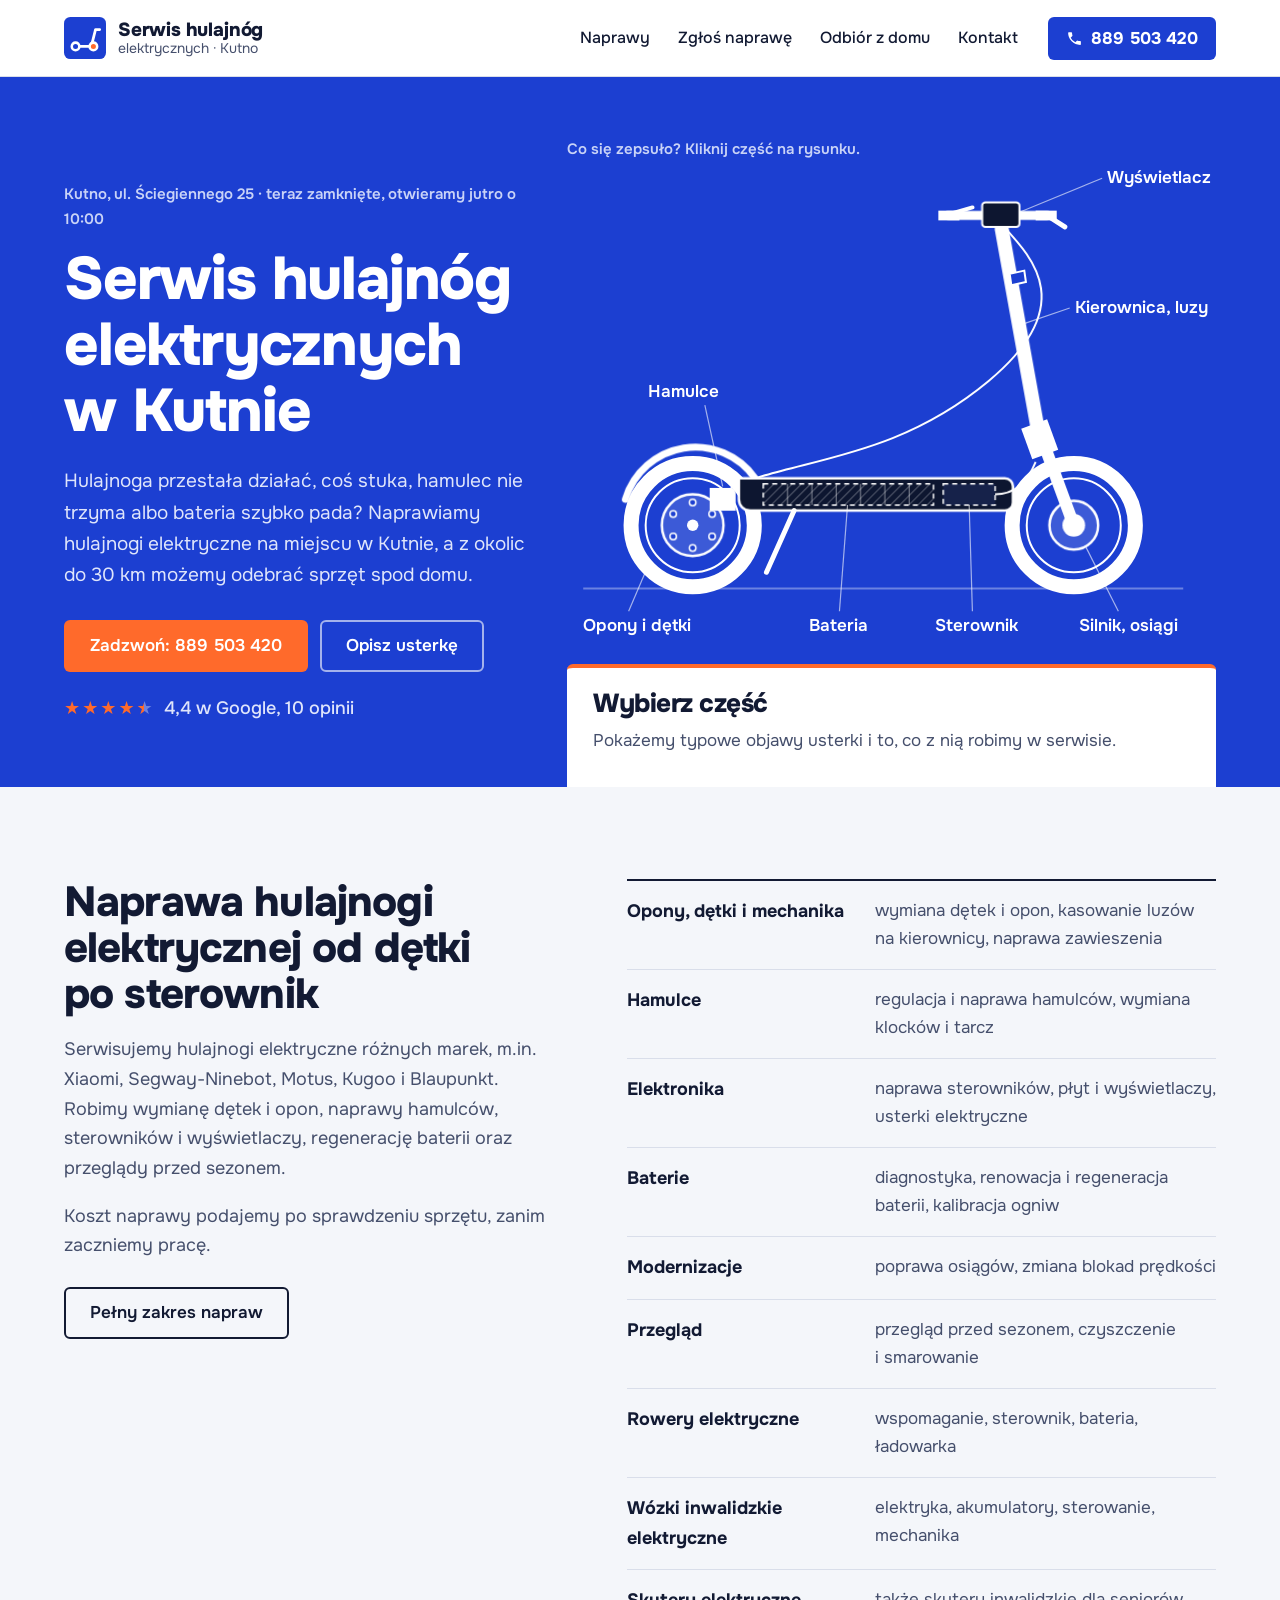
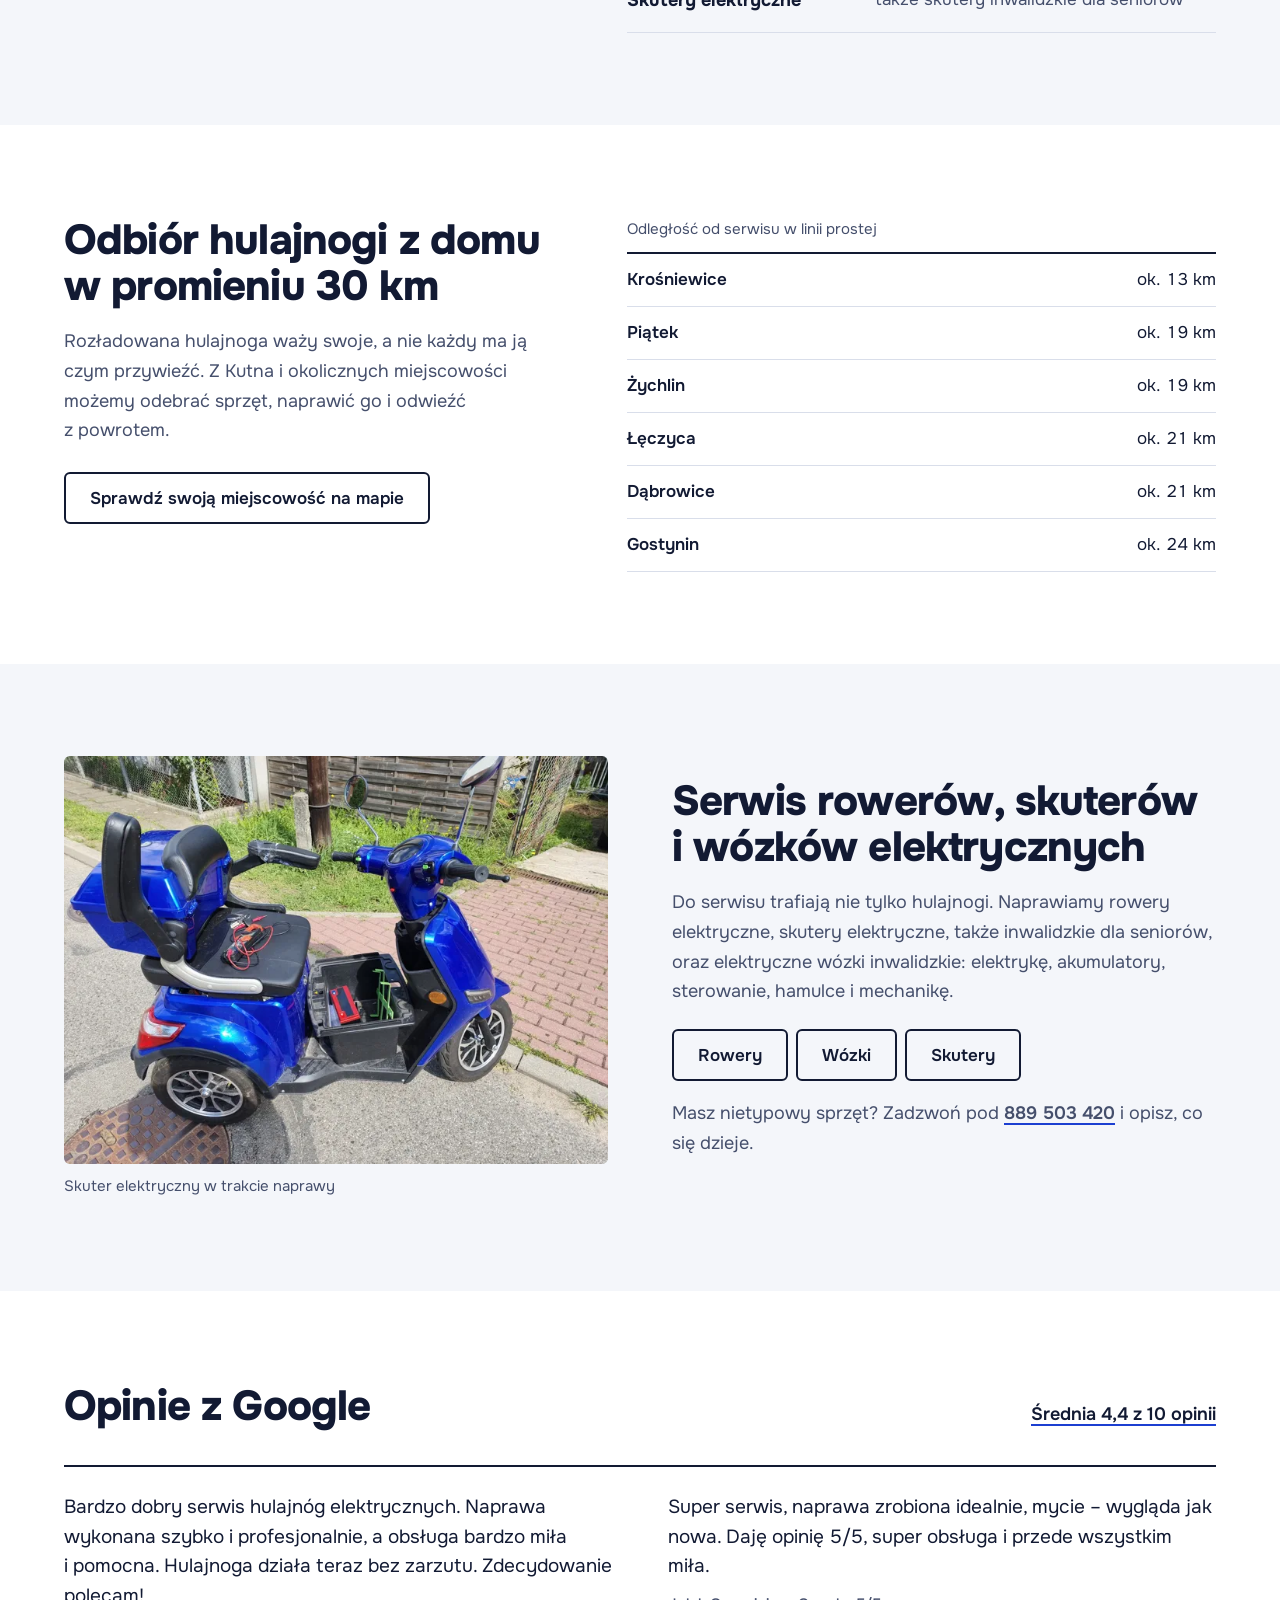
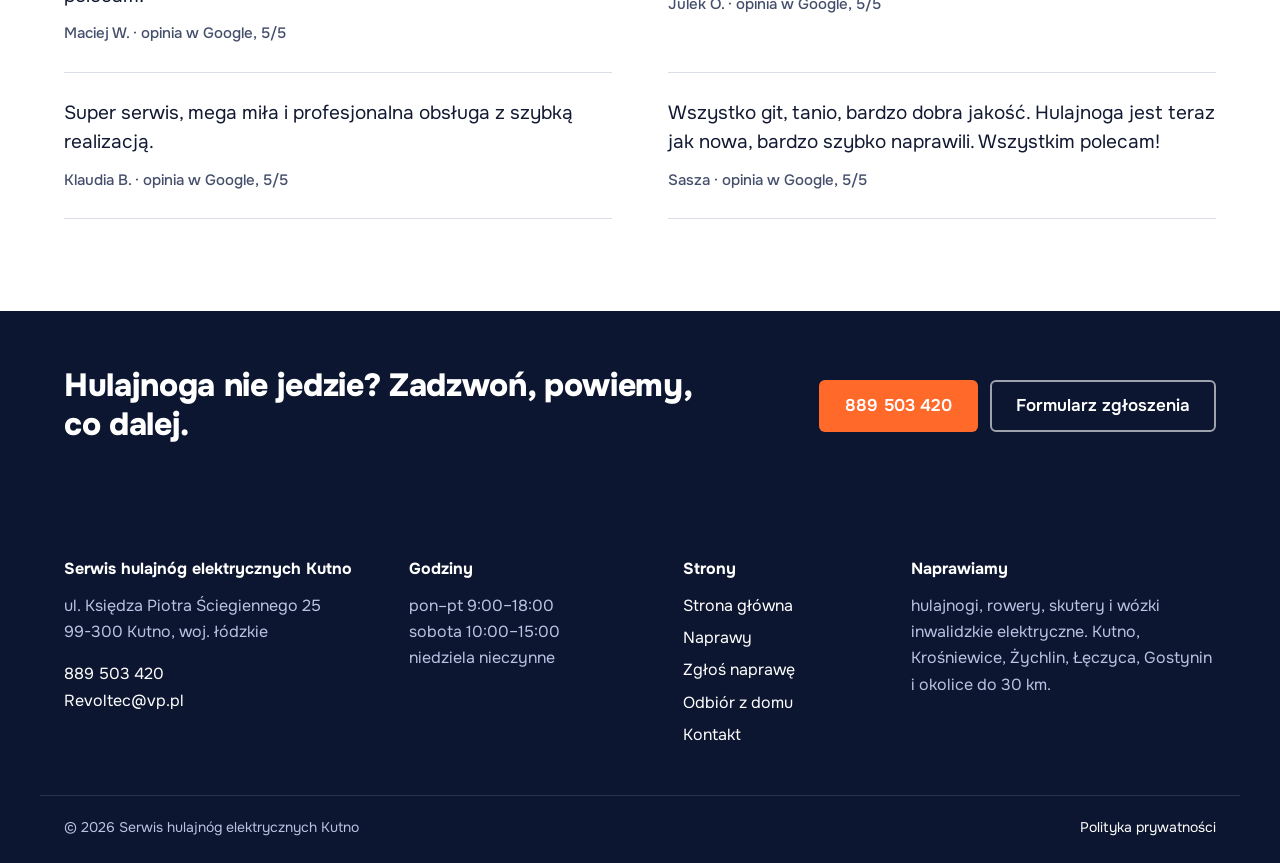
<file: index.html>
<!doctype html>
<html lang="pl">
<head>
<meta charset="utf-8">
<meta name="viewport" content="width=device-width,initial-scale=1">
<title>Serwis hulajnóg elektrycznych Kutno – naprawa hulajnogi | tel. 889 503 420</title>
<meta name="description" content="Serwis i naprawa hulajnóg elektrycznych w Kutnie: dętki i opony, hamulce, sterowniki, regeneracja baterii. Naprawiamy też rowery, skutery i wózki elektryczne. Odbiór z okolic do 30 km.">
<link rel="canonical" href="https://impulseo-pl.github.io/serwis-hulajnog-kutno/">
<meta property="og:type" content="website"><meta property="og:locale" content="pl_PL">
<meta property="og:site_name" content="Serwis hulajnóg elektrycznych Kutno">
<meta property="og:title" content="Serwis hulajnóg elektrycznych Kutno – naprawa hulajnogi | tel. 889 503 420"><meta property="og:description" content="Serwis i naprawa hulajnóg elektrycznych w Kutnie: dętki i opony, hamulce, sterowniki, regeneracja baterii. Naprawiamy też rowery, skutery i wózki elektryczne. Odbiór z okolic do 30 km.">
<meta property="og:url" content="https://impulseo-pl.github.io/serwis-hulajnog-kutno/"><meta property="og:image" content="https://impulseo-pl.github.io/serwis-hulajnog-kutno/img/skuter-1200.webp">
<meta name="theme-color" content="#1c3fd1">
<link rel="icon" href="favicon.svg" type="image/svg+xml">
<script>document.documentElement.classList.add('js')</script>
<link rel="preconnect" href="https://fonts.googleapis.com"><link rel="preconnect" href="https://fonts.gstatic.com" crossorigin>
<link href="https://fonts.googleapis.com/css2?family=Onest:wght@400;500;600;700;800&display=swap" rel="stylesheet">

<link rel="stylesheet" href="assets/styles.css">
<script type="application/ld+json">{"@context": "https://schema.org", "@graph": [{"@type": "AutoRepair", "@id": "https://impulseo-pl.github.io/serwis-hulajnog-kutno/#serwis", "name": "Serwis hulajnóg elektrycznych Kutno", "description": "Naprawa i serwis hulajnóg elektrycznych, rowerów elektrycznych, skuterów i wózków inwalidzkich elektrycznych w Kutnie. Wymiana dętek i opon, hamulce, naprawa sterowników i wyświetlaczy, regeneracja baterii, modernizacje. Odbiór sprzętu z Kutna i okolic do 30 km.", "url": "https://impulseo-pl.github.io/serwis-hulajnog-kutno/", "telephone": "+48889503420", "email": "Revoltec@vp.pl", "image": "https://impulseo-pl.github.io/serwis-hulajnog-kutno/img/skuter-1200.webp", "address": {"@type": "PostalAddress", "streetAddress": "ul. Księdza Piotra Ściegiennego 25", "postalCode": "99-300", "addressLocality": "Kutno", "addressRegion": "łódzkie", "addressCountry": "PL"}, "geo": {"@type": "GeoCoordinates", "latitude": 52.2236904, "longitude": 19.3550328}, "areaServed": [{"@type": "City", "name": "Kutno"}, {"@type": "City", "name": "Krośniewice"}, {"@type": "City", "name": "Żychlin"}, {"@type": "City", "name": "Łęczyca"}, {"@type": "City", "name": "Gostynin"}, {"@type": "City", "name": "Dąbrowice"}, {"@type": "City", "name": "Piątek"}, {"@type": "City", "name": "Strzelce"}, {"@type": "City", "name": "Oporów"}, {"@type": "City", "name": "Bedlno"}], "openingHoursSpecification": [{"@type": "OpeningHoursSpecification", "dayOfWeek": ["Monday", "Tuesday", "Wednesday", "Thursday", "Friday"], "opens": "09:00", "closes": "18:00"}, {"@type": "OpeningHoursSpecification", "dayOfWeek": "Saturday", "opens": "10:00", "closes": "15:00"}], "aggregateRating": {"@type": "AggregateRating", "ratingValue": "4.4", "reviewCount": "10", "bestRating": "5"}, "sameAs": ["https://www.google.com/maps/place/Naprawa+serwis+hulajnogi/@52.2236904,19.3550328,17z"]}]}</script>
</head>
<body data-base="">
<a class="skip" href="#tresc">Przejdź do&nbsp;treści</a>
<header class="top"><div class="wrap top-in">
  <a class="brand" href="./" aria-label="Serwis hulajnóg Kutno – strona główna"><svg class="brand-mark" viewBox="0 0 40 40" aria-hidden="true"><rect width="40" height="40" rx="6" fill="#1c3fd1"/><path d="M10 28h16l4-16h4" fill="none" stroke="#fff" stroke-width="2.6" stroke-linecap="round" stroke-linejoin="round"/><circle cx="11" cy="28" r="3.6" fill="#1c3fd1" stroke="#fff" stroke-width="2.4"/><circle cx="28" cy="28" r="3.6" fill="#ff6a2b" stroke="#fff" stroke-width="2.4"/></svg><span class="brand-t"><b>Serwis hulajnóg</b><span>elektrycznych · Kutno</span></span></a>
  <nav class="nav" aria-label="Menu główne"><a href="naprawy/">Naprawy</a><a href="zgloszenie/">Zgłoś naprawę</a><a href="odbior/">Odbiór z domu</a><a href="kontakt/">Kontakt</a></nav>
  <a class="top-tel" href="tel:+48889503420"><svg viewBox="0 0 24 24" aria-hidden="true"><path d="M6.6 10.8a15.1 15.1 0 0 0 6.6 6.6l2.2-2.2c.3-.3.7-.4 1-.2 1.1.4 2.3.6 3.6.6.6 0 1 .4 1 1V20c0 .6-.4 1-1 1A17 17 0 0 1 3 4c0-.6.4-1 1-1h3.5c.6 0 1 .4 1 1 0 1.3.2 2.5.6 3.6.1.3 0 .7-.2 1z"/></svg>889 503 420</a>
  <button class="burger" aria-label="Menu" aria-expanded="false" aria-controls="menu"><i></i><i></i></button>
</div>
<nav class="menu" id="menu" aria-label="Menu"><a href="" aria-current="page">Strona główna</a><a href="naprawy/">Naprawy</a><a href="zgloszenie/">Zgłoś naprawę</a><a href="odbior/">Odbiór z domu</a><a href="kontakt/">Kontakt</a><a class="menu-tel" href="tel:+48889503420">889 503 420</a></nav>
</header>
<main id="tresc">
<section class="hero"><div class="wrap hero-in">
  <div class="hero-txt">
    <p class="kicker light">Kutno, ul.&nbsp;Ściegiennego 25 · <span data-status>pon–pt 9–18, sob 10–15</span></p>
    <h1>Serwis hulajnóg elektrycznych w&nbsp;Kutnie</h1>
    <p class="lead">Hulajnoga przestała działać, coś stuka, hamulec nie trzyma albo bateria szybko pada? Naprawiamy hulajnogi elektryczne na&nbsp;miejscu w&nbsp;Kutnie, a&nbsp;z&nbsp;okolic do&nbsp;30&nbsp;km możemy odebrać sprzęt spod domu.</p>
    <div class="actions">
      <a class="btn hot" href="tel:+48889503420">Zadzwoń: 889 503 420</a>
      <a class="btn ghost" href="zgloszenie/">Opisz usterkę</a>
    </div>
    <p class="hero-g"><a href="https://www.google.com/maps/place/Naprawa+serwis+hulajnogi/@52.2236904,19.3550328,17z" target="_blank" rel="noopener"><span class="stars" aria-hidden="true">★★★★<i>★</i></span> 4,4 w&nbsp;Google, 10 opinii</a></p>
  </div>
  <div class="scooter-box">
    <p class="scooter-hint">Co się zepsuło? Kliknij część na&nbsp;rysunku.</p>
    <svg class="scooter" viewBox="20 30 800 600" role="group" aria-label="Rysunek hulajnogi – wybierz część">
      <defs>
        <pattern id="hatch" width="8" height="8" patternUnits="userSpaceOnUse" patternTransform="rotate(45)"><line x1="0" y1="0" x2="0" y2="8" stroke="#fff" stroke-width="1.4" opacity=".45"/></pattern>
      </defs>
      <!-- podłoże -->
      <line class="ground" x1="40" y1="556" x2="780" y2="556"/>

      <!-- tylne koło + hamulec tarczowy -->
      <g class="part" data-part="opony" tabindex="-1">
        <circle class="tyre" cx="175" cy="478" r="76"/>
        <circle class="tyre" cx="645" cy="478" r="76"/>
      </g>
      <g class="rim"><circle cx="175" cy="478" r="58"/><circle cx="645" cy="478" r="58"/></g>
      <g class="part" data-part="hamulce" tabindex="-1">
        <circle class="disc" cx="175" cy="478" r="38"/>
        <g class="disc-holes"><circle cx="175" cy="450" r="4"/><circle cx="199" cy="464" r="4"/><circle cx="199" cy="492" r="4"/><circle cx="175" cy="506" r="4"/><circle cx="151" cy="492" r="4"/><circle cx="151" cy="464" r="4"/></g>
        <path class="caliper" d="M196 432 h26 a6 6 0 0 1 6 6 v22 h-32z"/>
        <path class="cable" d="M222 432 C 300 395, 420 400, 540 300 S 585 140, 548 98"/>
        <path class="lever" d="M520 86 l-34 10"/>
      </g>
      <circle class="axle" cx="175" cy="478" r="7"/>

      <!-- silnik w przednim kole -->
      <g class="part" data-part="silnik" tabindex="-1">
        <circle class="hub" cx="645" cy="478" r="30"/>
        <circle class="hub-in" cx="645" cy="478" r="14"/>
      </g>

      <!-- błotnik tylny -->
      <path class="fender" d="M92 446 A 90 90 0 0 1 252 420"/>
      <!-- deck -->
      <path class="deck" d="M232 420 H560 a10 10 0 0 1 10 10 v20 a10 10 0 0 1 -10 10 H246 a14 14 0 0 1 -14 -14z"/>
      <!-- bateria w decku -->
      <g class="part" data-part="bateria" tabindex="-1">
        <rect class="cell-box" x="262" y="427" width="210" height="26" fill="url(#hatch)"/>
        <g class="cells"><line x1="292" y1="427" x2="292" y2="453"/><line x1="322" y1="427" x2="322" y2="453"/><line x1="352" y1="427" x2="352" y2="453"/><line x1="382" y1="427" x2="382" y2="453"/><line x1="412" y1="427" x2="412" y2="453"/><line x1="442" y1="427" x2="442" y2="453"/></g>
      </g>
      <!-- sterownik -->
      <g class="part" data-part="sterownik" tabindex="-1">
        <rect class="ctrl" x="484" y="427" width="64" height="26"/>
        <path class="wire" d="M548 440 C 575 440, 590 420, 598 400"/>
      </g>
      <!-- widelec + kolumna + mechanizm składania -->
      <path class="fork" d="M645 478 L 606 372"/>
      <g class="part" data-part="luzy" tabindex="-1">
        <rect class="fold" x="586" y="352" width="34" height="40" transform="rotate(-20 603 372)"/>
        <path class="stem" d="M600 356 L 556 112"/>
        <path class="bar" d="M490 96 H 612"/>
        <rect class="grip" x="478" y="90" width="26" height="12"/>
        <rect class="grip" x="598" y="90" width="26" height="12"/>
      </g>
      <!-- wyświetlacz -->
      <g class="part" data-part="wyswietlacz" tabindex="-1">
        <rect class="screen" x="532" y="80" width="46" height="30" rx="4"/>
        <path class="throttle" d="M612 96 l22 14"/>
      </g>
      <!-- lampka -->
      <path class="lamp" d="M566 168 l18 -4 l2 14 l-18 4z"/>
      <!-- nóżka -->
      <path class="kick" d="M300 460 l-34 76"/>

      <!-- opisy (desktop) -->
      <g class="callouts">
        <g class="co" data-part="wyswietlacz"><path d="M578 92 L 680 50"/><text x="686" y="56">Wyświetlacz</text></g>
        <g class="co" data-part="luzy"><path d="M582 230 L 640 210"/><text x="646" y="216">Kierownica, luzy</text></g>
        <g class="co" data-part="hamulce"><path d="M212 430 L 190 330"/><text x="120" y="320">Hamulce</text></g>
        <g class="co" data-part="opony"><path d="M120 528 L 96 584"/><text x="40" y="608">Opony i dętki</text></g>
        <g class="co" data-part="bateria"><path d="M366 453 L 356 584"/><text x="318" y="608">Bateria</text></g>
        <g class="co" data-part="sterownik"><path d="M516 453 L 520 584"/><text x="474" y="608">Sterownik</text></g>
        <g class="co" data-part="silnik"><path d="M660 505 L 700 584"/><text x="652" y="608">Silnik, osiągi</text></g>
      </g>
    </svg>
    <div class="parts-list" role="tablist" aria-label="Część hulajnogi">
      <button role="tab" data-part="opony">Opony i dętki</button><button role="tab" data-part="hamulce">Hamulce</button><button role="tab" data-part="bateria">Bateria</button><button role="tab" data-part="sterownik">Sterownik</button><button role="tab" data-part="wyswietlacz">Wyświetlacz</button><button role="tab" data-part="luzy">Kierownica, luzy</button><button role="tab" data-part="silnik">Silnik, osiągi</button>
    </div>
    <div class="part-card" aria-live="polite">
      <h2 class="pc-t">Wybierz część</h2>
      <p class="pc-o" hidden><b>Typowe objawy:</b> <span></span></p>
      <p class="pc-r"><span>Pokażemy typowe objawy usterki i&nbsp;to, co z&nbsp;nią robimy w&nbsp;serwisie.</span></p>
      <a class="pc-btn" href="zgloszenie/" hidden>Zgłoś tę usterkę</a>
    </div>
  </div>
</div></section>

<section class="sec"><div class="wrap split">
  <div class="split-l">
    <h2>Naprawa hulajnogi elektrycznej od&nbsp;dętki po&nbsp;sterownik</h2>
    <p>Serwisujemy hulajnogi elektryczne różnych marek, m.in. Xiaomi, Segway-Ninebot, Motus, Kugoo i&nbsp;Blaupunkt. Robimy wymianę dętek i&nbsp;opon, naprawy hamulców, sterowników i&nbsp;wyświetlaczy, regenerację baterii oraz przeglądy przed sezonem.</p>
    <p>Koszt naprawy podajemy po&nbsp;sprawdzeniu sprzętu, zanim zaczniemy pracę.</p>
    <p><a class="btn outline" href="naprawy/">Pełny zakres napraw</a></p>
  </div>
  <ul class="zakres"><li><a href="naprawy/#jezdny"><b>Opony, dętki i&nbsp;mechanika</b><span>wymiana dętek i&nbsp;opon, kasowanie luzów na&nbsp;kierownicy, naprawa zawieszenia</span></a></li><li><a href="naprawy/#hamulce"><b>Hamulce</b><span>regulacja i&nbsp;naprawa hamulców, wymiana klocków i&nbsp;tarcz</span></a></li><li><a href="naprawy/#elektronika"><b>Elektronika</b><span>naprawa sterowników, płyt i&nbsp;wyświetlaczy, usterki elektryczne</span></a></li><li><a href="naprawy/#baterie"><b>Baterie</b><span>diagnostyka, renowacja i&nbsp;regeneracja baterii, kalibracja ogniw</span></a></li><li><a href="naprawy/#tuning"><b>Modernizacje</b><span>poprawa osiągów, zmiana blokad prędkości</span></a></li><li><a href="naprawy/#przeglad"><b>Przegląd</b><span>przegląd przed sezonem, czyszczenie i&nbsp;smarowanie</span></a></li><li><a href="naprawy/#rowery"><b>Rowery elektryczne</b><span>wspomaganie, sterownik, bateria, ładowarka</span></a></li><li><a href="naprawy/#wozki"><b>Wózki inwalidzkie elektryczne</b><span>elektryka, akumulatory, sterowanie, mechanika</span></a></li><li><a href="naprawy/#skutery"><b>Skutery elektryczne</b><span>także skutery inwalidzkie dla seniorów</span></a></li></ul>
</div></section>

<section class="sec white"><div class="wrap split">
  <div class="split-l">
    <h2>Odbiór hulajnogi z&nbsp;domu w&nbsp;promieniu 30&nbsp;km</h2>
    <p>Rozładowana hulajnoga waży swoje, a&nbsp;nie każdy ma ją czym przywieźć. Z&nbsp;Kutna i&nbsp;okolicznych miejscowości możemy odebrać sprzęt, naprawić go i&nbsp;odwieźć z&nbsp;powrotem.</p>
    <p><a class="btn outline" href="odbior/">Sprawdź swoją miejscowość na&nbsp;mapie</a></p>
  </div>
  <div class="split-r">
    <table class="dist"><caption>Odległość od&nbsp;serwisu w&nbsp;linii prostej</caption><tr><th>Krośniewice</th><td>ok. 13&nbsp;km</td></tr><tr><th>Piątek</th><td>ok. 19&nbsp;km</td></tr><tr><th>Żychlin</th><td>ok. 19&nbsp;km</td></tr><tr><th>Łęczyca</th><td>ok. 21&nbsp;km</td></tr><tr><th>Dąbrowice</th><td>ok. 21&nbsp;km</td></tr><tr><th>Gostynin</th><td>ok. 24&nbsp;km</td></tr></table>
  </div>
</div></section>

<section class="sec"><div class="wrap pair">
  <figure class="pair-img"><img src="img/skuter-1200.webp" srcset="img/skuter-700.webp 700w, img/skuter-1200.webp 1200w" sizes="(max-width:860px) 100vw, 50vw" width="1200" height="900" alt="Naprawa skutera elektrycznego w Kutnie – otwarta komora akumulatorów" loading="lazy" decoding="async"><figcaption>Skuter elektryczny w&nbsp;trakcie naprawy</figcaption></figure>
  <div class="pair-txt">
    <h2>Serwis rowerów, skuterów i&nbsp;wózków elektrycznych</h2>
    <p>Do&nbsp;serwisu trafiają nie tylko hulajnogi. Naprawiamy rowery elektryczne, skutery elektryczne, także inwalidzkie dla seniorów, oraz elektryczne wózki inwalidzkie: elektrykę, akumulatory, sterowanie, hamulce i&nbsp;mechanikę.</p>
    <p><a class="btn outline" href="naprawy/#rowery">Rowery</a><a class="btn outline" href="naprawy/#wozki">Wózki</a><a class="btn outline" href="naprawy/#skutery">Skutery</a></p>
    <p>Masz nietypowy sprzęt? Zadzwoń pod&nbsp;<a class="u" href="tel:+48889503420">889 503 420</a> i&nbsp;opisz, co się dzieje.</p>
  </div>
</div></section>

<section class="sec white"><div class="wrap">
  <div class="head-row"><h2>Opinie z&nbsp;Google</h2><p><a class="u" href="https://www.google.com/maps/place/Naprawa+serwis+hulajnogi/@52.2236904,19.3550328,17z" target="_blank" rel="noopener">Średnia 4,4 z&nbsp;10 opinii</a></p></div>
  <div class="revs"><blockquote><p>Bardzo dobry serwis hulajnóg elektrycznych. Naprawa wykonana szybko i&nbsp;profesjonalnie, a&nbsp;obsługa bardzo miła i&nbsp;pomocna. Hulajnoga działa teraz bez zarzutu. Zdecydowanie polecam!</p><footer>Maciej W. · opinia w&nbsp;Google, 5/5</footer></blockquote><blockquote><p>Super serwis, naprawa zrobiona idealnie, mycie – wygląda jak nowa. Daję opinię 5/5, super obsługa i&nbsp;przede wszystkim miła.</p><footer>Julek O. · opinia w&nbsp;Google, 5/5</footer></blockquote><blockquote><p>Super serwis, mega miła i&nbsp;profesjonalna obsługa z&nbsp;szybką realizacją.</p><footer>Klaudia B. · opinia w&nbsp;Google, 5/5</footer></blockquote><blockquote><p>Wszystko git, tanio, bardzo dobra jakość. Hulajnoga jest teraz jak nowa, bardzo szybko naprawili. Wszystkim polecam!</p><footer>Sasza · opinia w&nbsp;Google, 5/5</footer></blockquote></div>
</div></section>

<section class="cta"><div class="wrap cta-in">
  <p class="cta-t">Hulajnoga nie jedzie? Zadzwoń, powiemy, co dalej.</p>
  <div class="actions"><a class="btn hot" href="tel:+48889503420">889 503 420</a><a class="btn ghost" href="zgloszenie/">Formularz zgłoszenia</a></div>
</div></section>
</main>
<footer class="foot"><div class="wrap foot-in">
  <div><p class="foot-b">Serwis hulajnóg elektrycznych Kutno</p><p>ul. Księdza Piotra Ściegiennego 25<br>99-300 Kutno, woj. łódzkie</p><p><a href="tel:+48889503420">889 503 420</a><br><a href="mailto:Revoltec@vp.pl">Revoltec@vp.pl</a></p></div>
  <div><p class="foot-b">Godziny</p><p>pon–pt 9:00–18:00<br>sobota 10:00–15:00<br>niedziela nieczynne</p></div>
  <div><p class="foot-b">Strony</p><ul><li><a href="">Strona główna</a></li><li><a href="naprawy/">Naprawy</a></li><li><a href="zgloszenie/">Zgłoś naprawę</a></li><li><a href="odbior/">Odbiór z domu</a></li><li><a href="kontakt/">Kontakt</a></li></ul></div>
  <div><p class="foot-b">Naprawiamy</p><p>hulajnogi, rowery, skutery i&nbsp;wózki inwalidzkie elektryczne. Kutno, Krośniewice, Żychlin, Łęczyca, Gostynin i&nbsp;okolice do&nbsp;30&nbsp;km.</p></div>
</div><div class="wrap foot-s"><p>© 2026 Serwis hulajnóg elektrycznych Kutno</p><p><a href="#">Polityka prywatności</a></p></div></footer>
<div class="mbar"><a href="tel:+48889503420">Zadzwoń</a><a href="sms:+48889503420">SMS</a><a href="zgloszenie/" class="m-sig">Zgłoś naprawę</a></div>
<script src="assets/app.js" defer></script>
<script src="assets/licznik.js" defer></script>
</body>
</html>
</file>
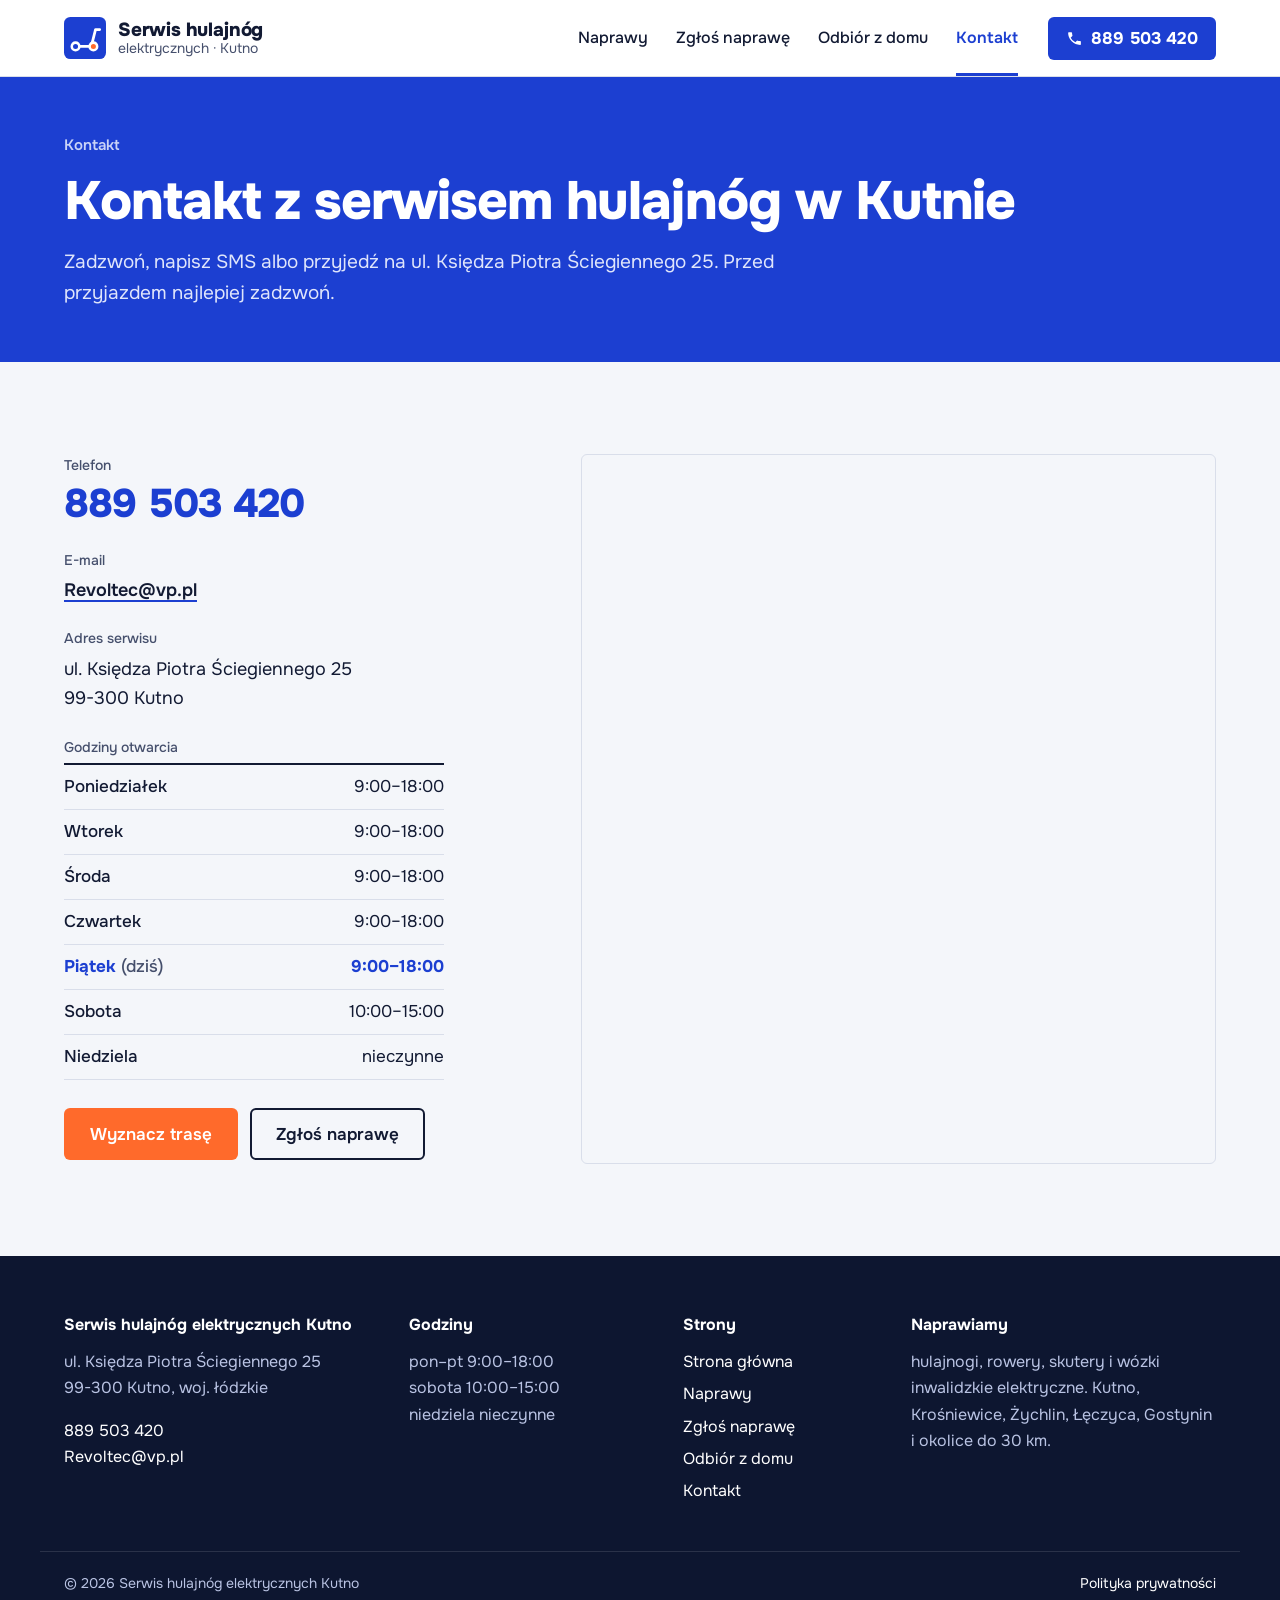
<file: kontakt/index.html>
<!doctype html>
<html lang="pl">
<head>
<meta charset="utf-8">
<meta name="viewport" content="width=device-width,initial-scale=1">
<title>Kontakt – serwis hulajnóg elektrycznych Kutno, ul. Ściegiennego 25</title>
<meta name="description" content="Serwis hulajnóg elektrycznych w Kutnie, ul. Księdza Piotra Ściegiennego 25. Tel. 889 503 420. Czynne pon–pt 9–18, sob 10–15. Mapa dojazdu.">
<link rel="canonical" href="https://impulseo-pl.github.io/serwis-hulajnog-kutno/kontakt/">
<meta property="og:type" content="website"><meta property="og:locale" content="pl_PL">
<meta property="og:site_name" content="Serwis hulajnóg elektrycznych Kutno">
<meta property="og:title" content="Kontakt – serwis hulajnóg elektrycznych Kutno, ul. Ściegiennego 25"><meta property="og:description" content="Serwis hulajnóg elektrycznych w Kutnie, ul. Księdza Piotra Ściegiennego 25. Tel. 889 503 420. Czynne pon–pt 9–18, sob 10–15. Mapa dojazdu.">
<meta property="og:url" content="https://impulseo-pl.github.io/serwis-hulajnog-kutno/kontakt/"><meta property="og:image" content="https://impulseo-pl.github.io/serwis-hulajnog-kutno/img/skuter-1200.webp">
<meta name="theme-color" content="#1c3fd1">
<link rel="icon" href="../favicon.svg" type="image/svg+xml">
<script>document.documentElement.classList.add('js')</script>
<link rel="preconnect" href="https://fonts.googleapis.com"><link rel="preconnect" href="https://fonts.gstatic.com" crossorigin>
<link href="https://fonts.googleapis.com/css2?family=Onest:wght@400;500;600;700;800&display=swap" rel="stylesheet">

<link rel="stylesheet" href="../assets/styles.css">
<script type="application/ld+json">{"@context": "https://schema.org", "@graph": [{"@type": "AutoRepair", "@id": "https://impulseo-pl.github.io/serwis-hulajnog-kutno/#serwis", "name": "Serwis hulajnóg elektrycznych Kutno", "description": "Naprawa i serwis hulajnóg elektrycznych, rowerów elektrycznych, skuterów i wózków inwalidzkich elektrycznych w Kutnie. Wymiana dętek i opon, hamulce, naprawa sterowników i wyświetlaczy, regeneracja baterii, modernizacje. Odbiór sprzętu z Kutna i okolic do 30 km.", "url": "https://impulseo-pl.github.io/serwis-hulajnog-kutno/", "telephone": "+48889503420", "email": "Revoltec@vp.pl", "image": "https://impulseo-pl.github.io/serwis-hulajnog-kutno/img/skuter-1200.webp", "address": {"@type": "PostalAddress", "streetAddress": "ul. Księdza Piotra Ściegiennego 25", "postalCode": "99-300", "addressLocality": "Kutno", "addressRegion": "łódzkie", "addressCountry": "PL"}, "geo": {"@type": "GeoCoordinates", "latitude": 52.2236904, "longitude": 19.3550328}, "areaServed": [{"@type": "City", "name": "Kutno"}, {"@type": "City", "name": "Krośniewice"}, {"@type": "City", "name": "Żychlin"}, {"@type": "City", "name": "Łęczyca"}, {"@type": "City", "name": "Gostynin"}, {"@type": "City", "name": "Dąbrowice"}, {"@type": "City", "name": "Piątek"}, {"@type": "City", "name": "Strzelce"}, {"@type": "City", "name": "Oporów"}, {"@type": "City", "name": "Bedlno"}], "openingHoursSpecification": [{"@type": "OpeningHoursSpecification", "dayOfWeek": ["Monday", "Tuesday", "Wednesday", "Thursday", "Friday"], "opens": "09:00", "closes": "18:00"}, {"@type": "OpeningHoursSpecification", "dayOfWeek": "Saturday", "opens": "10:00", "closes": "15:00"}], "aggregateRating": {"@type": "AggregateRating", "ratingValue": "4.4", "reviewCount": "10", "bestRating": "5"}, "sameAs": ["https://www.google.com/maps/place/Naprawa+serwis+hulajnogi/@52.2236904,19.3550328,17z"]}, {"@type": "BreadcrumbList", "itemListElement": [{"@type": "ListItem", "position": 1, "name": "Serwis hulajnóg Kutno", "item": "https://impulseo-pl.github.io/serwis-hulajnog-kutno/"}, {"@type": "ListItem", "position": 2, "name": "Kontakt", "item": "https://impulseo-pl.github.io/serwis-hulajnog-kutno/kontakt/"}]}]}</script>
</head>
<body data-base="../">
<a class="skip" href="#tresc">Przejdź do&nbsp;treści</a>
<header class="top"><div class="wrap top-in">
  <a class="brand" href="../" aria-label="Serwis hulajnóg Kutno – strona główna"><svg class="brand-mark" viewBox="0 0 40 40" aria-hidden="true"><rect width="40" height="40" rx="6" fill="#1c3fd1"/><path d="M10 28h16l4-16h4" fill="none" stroke="#fff" stroke-width="2.6" stroke-linecap="round" stroke-linejoin="round"/><circle cx="11" cy="28" r="3.6" fill="#1c3fd1" stroke="#fff" stroke-width="2.4"/><circle cx="28" cy="28" r="3.6" fill="#ff6a2b" stroke="#fff" stroke-width="2.4"/></svg><span class="brand-t"><b>Serwis hulajnóg</b><span>elektrycznych · Kutno</span></span></a>
  <nav class="nav" aria-label="Menu główne"><a href="../naprawy/">Naprawy</a><a href="../zgloszenie/">Zgłoś naprawę</a><a href="../odbior/">Odbiór z domu</a><a href="../kontakt/" aria-current="page">Kontakt</a></nav>
  <a class="top-tel" href="tel:+48889503420"><svg viewBox="0 0 24 24" aria-hidden="true"><path d="M6.6 10.8a15.1 15.1 0 0 0 6.6 6.6l2.2-2.2c.3-.3.7-.4 1-.2 1.1.4 2.3.6 3.6.6.6 0 1 .4 1 1V20c0 .6-.4 1-1 1A17 17 0 0 1 3 4c0-.6.4-1 1-1h3.5c.6 0 1 .4 1 1 0 1.3.2 2.5.6 3.6.1.3 0 .7-.2 1z"/></svg>889 503 420</a>
  <button class="burger" aria-label="Menu" aria-expanded="false" aria-controls="menu"><i></i><i></i></button>
</div>
<nav class="menu" id="menu" aria-label="Menu"><a href="../">Strona główna</a><a href="../naprawy/">Naprawy</a><a href="../zgloszenie/">Zgłoś naprawę</a><a href="../odbior/">Odbiór z domu</a><a href="../kontakt/" aria-current="page">Kontakt</a><a class="menu-tel" href="tel:+48889503420">889 503 420</a></nav>
</header>
<main id="tresc">
<section class="band"><div class="wrap band-in">
  <p class="kicker">Kontakt</p>
  <h1>Kontakt z&nbsp;serwisem hulajnóg w&nbsp;Kutnie</h1>
  <p class="band-lead">Zadzwoń, napisz SMS albo przyjedź na&nbsp;ul.&nbsp;Księdza Piotra Ściegiennego 25. Przed przyjazdem najlepiej zadzwoń.</p>
</div></section>
<section class="sec"><div class="wrap kontakt">
  <div class="k-txt">
    <p class="k-l">Telefon</p>
    <p class="k-tel"><a href="tel:+48889503420">889 503 420</a></p>
    <p class="k-l">E-mail</p>
    <p><a class="u" href="mailto:Revoltec@vp.pl">Revoltec@vp.pl</a></p>
    <p class="k-l">Adres serwisu</p>
    <p>ul. Księdza Piotra Ściegiennego 25<br>99-300 Kutno</p>
    <p class="k-l">Godziny otwarcia</p>
    <table class="hours"><tr data-d="1"><th>Poniedziałek</th><td>9:00–18:00</td></tr><tr data-d="2"><th>Wtorek</th><td>9:00–18:00</td></tr><tr data-d="3"><th>Środa</th><td>9:00–18:00</td></tr><tr data-d="4"><th>Czwartek</th><td>9:00–18:00</td></tr><tr data-d="5"><th>Piątek</th><td>9:00–18:00</td></tr><tr data-d="6"><th>Sobota</th><td>10:00–15:00</td></tr><tr data-d="0"><th>Niedziela</th><td>nieczynne</td></tr></table>
    <p class="actions"><a class="btn hot" href="https://www.google.com/maps/dir/?api=1&amp;destination=52.2236904,19.3550328" target="_blank" rel="noopener">Wyznacz trasę</a><a class="btn outline" href="../zgloszenie/">Zgłoś naprawę</a></p>
  </div>
  <div class="k-map"><iframe title="Mapa dojazdu do serwisu hulajnóg w Kutnie" src="https://maps.google.com/maps?q=52.2236904,19.3550328&amp;z=15&amp;output=embed" loading="lazy" referrerpolicy="no-referrer-when-downgrade"></iframe></div>
</div></section>
</main>
<footer class="foot"><div class="wrap foot-in">
  <div><p class="foot-b">Serwis hulajnóg elektrycznych Kutno</p><p>ul. Księdza Piotra Ściegiennego 25<br>99-300 Kutno, woj. łódzkie</p><p><a href="tel:+48889503420">889 503 420</a><br><a href="mailto:Revoltec@vp.pl">Revoltec@vp.pl</a></p></div>
  <div><p class="foot-b">Godziny</p><p>pon–pt 9:00–18:00<br>sobota 10:00–15:00<br>niedziela nieczynne</p></div>
  <div><p class="foot-b">Strony</p><ul><li><a href="../">Strona główna</a></li><li><a href="../naprawy/">Naprawy</a></li><li><a href="../zgloszenie/">Zgłoś naprawę</a></li><li><a href="../odbior/">Odbiór z domu</a></li><li><a href="../kontakt/">Kontakt</a></li></ul></div>
  <div><p class="foot-b">Naprawiamy</p><p>hulajnogi, rowery, skutery i&nbsp;wózki inwalidzkie elektryczne. Kutno, Krośniewice, Żychlin, Łęczyca, Gostynin i&nbsp;okolice do&nbsp;30&nbsp;km.</p></div>
</div><div class="wrap foot-s"><p>© 2026 Serwis hulajnóg elektrycznych Kutno</p><p><a href="#">Polityka prywatności</a></p></div></footer>
<div class="mbar"><a href="tel:+48889503420">Zadzwoń</a><a href="sms:+48889503420">SMS</a><a href="../zgloszenie/" class="m-sig">Zgłoś naprawę</a></div>
<script src="../assets/app.js" defer></script>
<script src="../assets/licznik.js" defer></script>
</body>
</html>
</file>
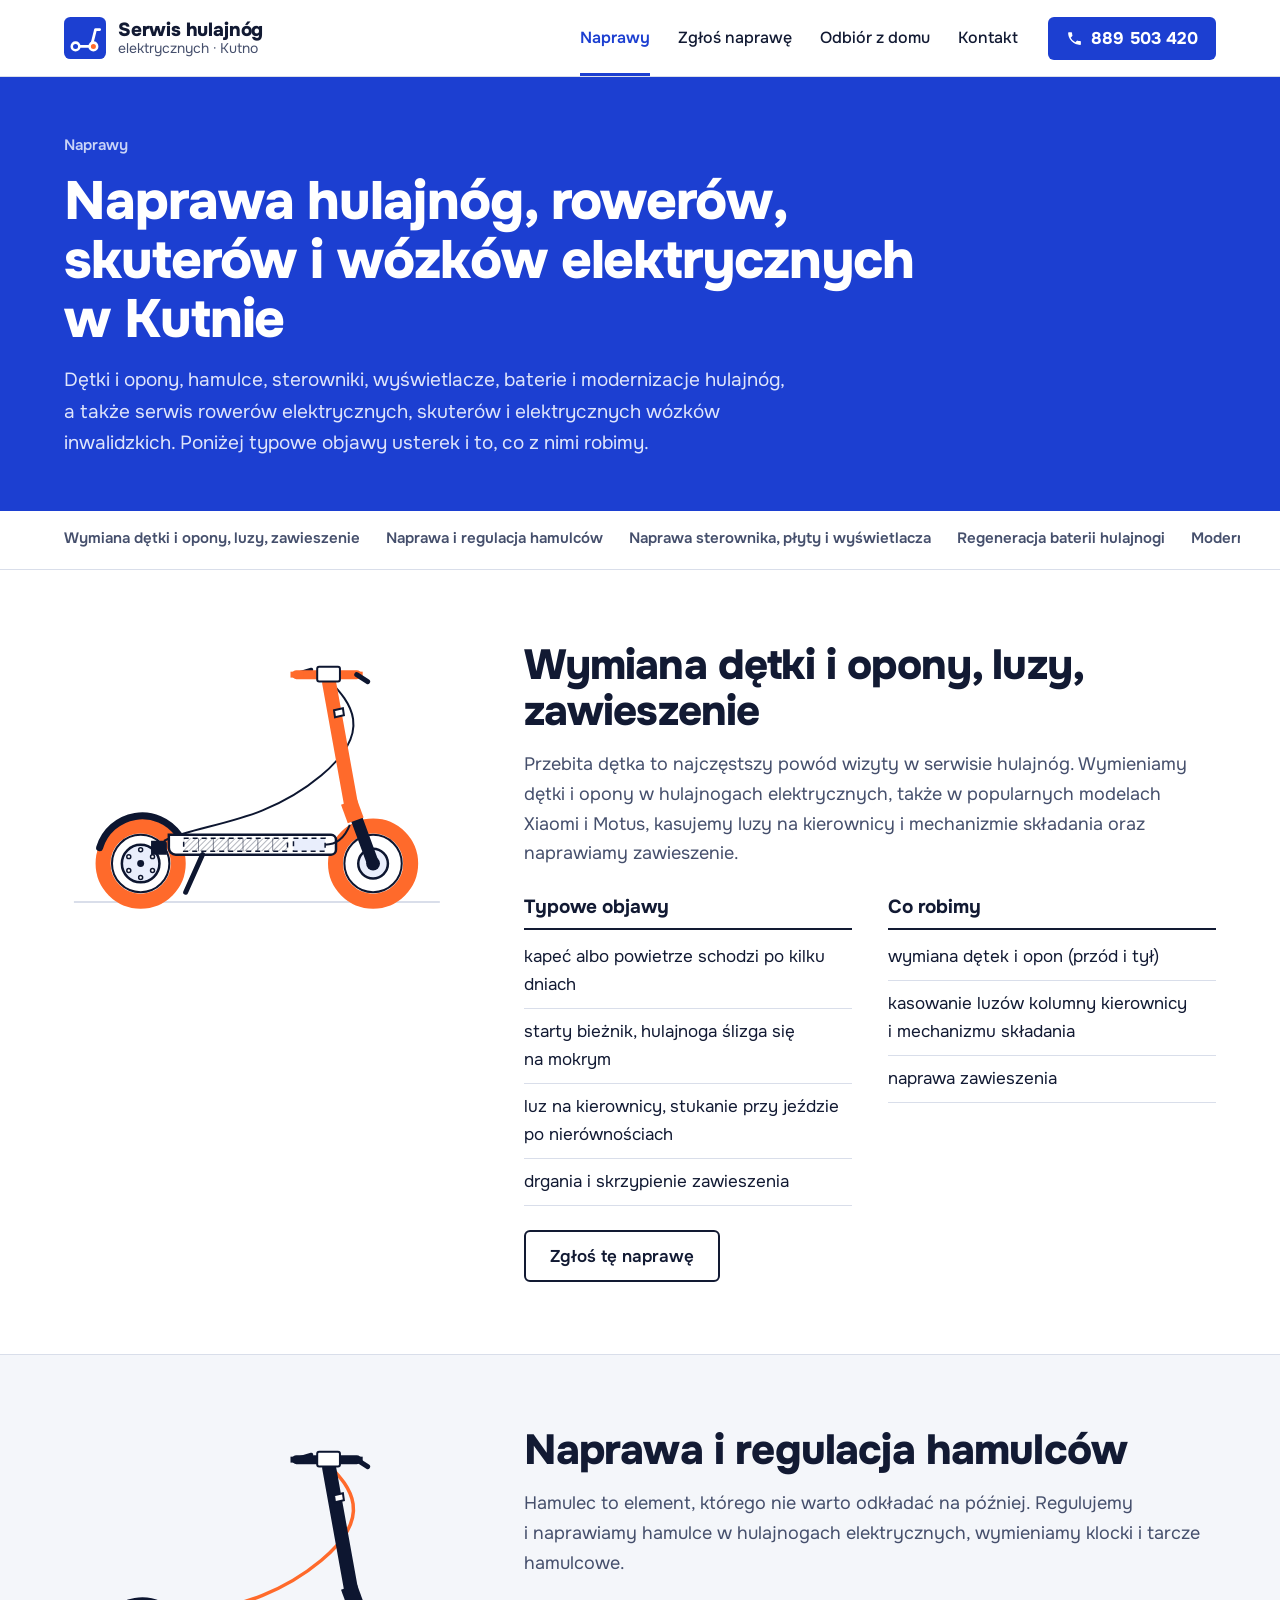
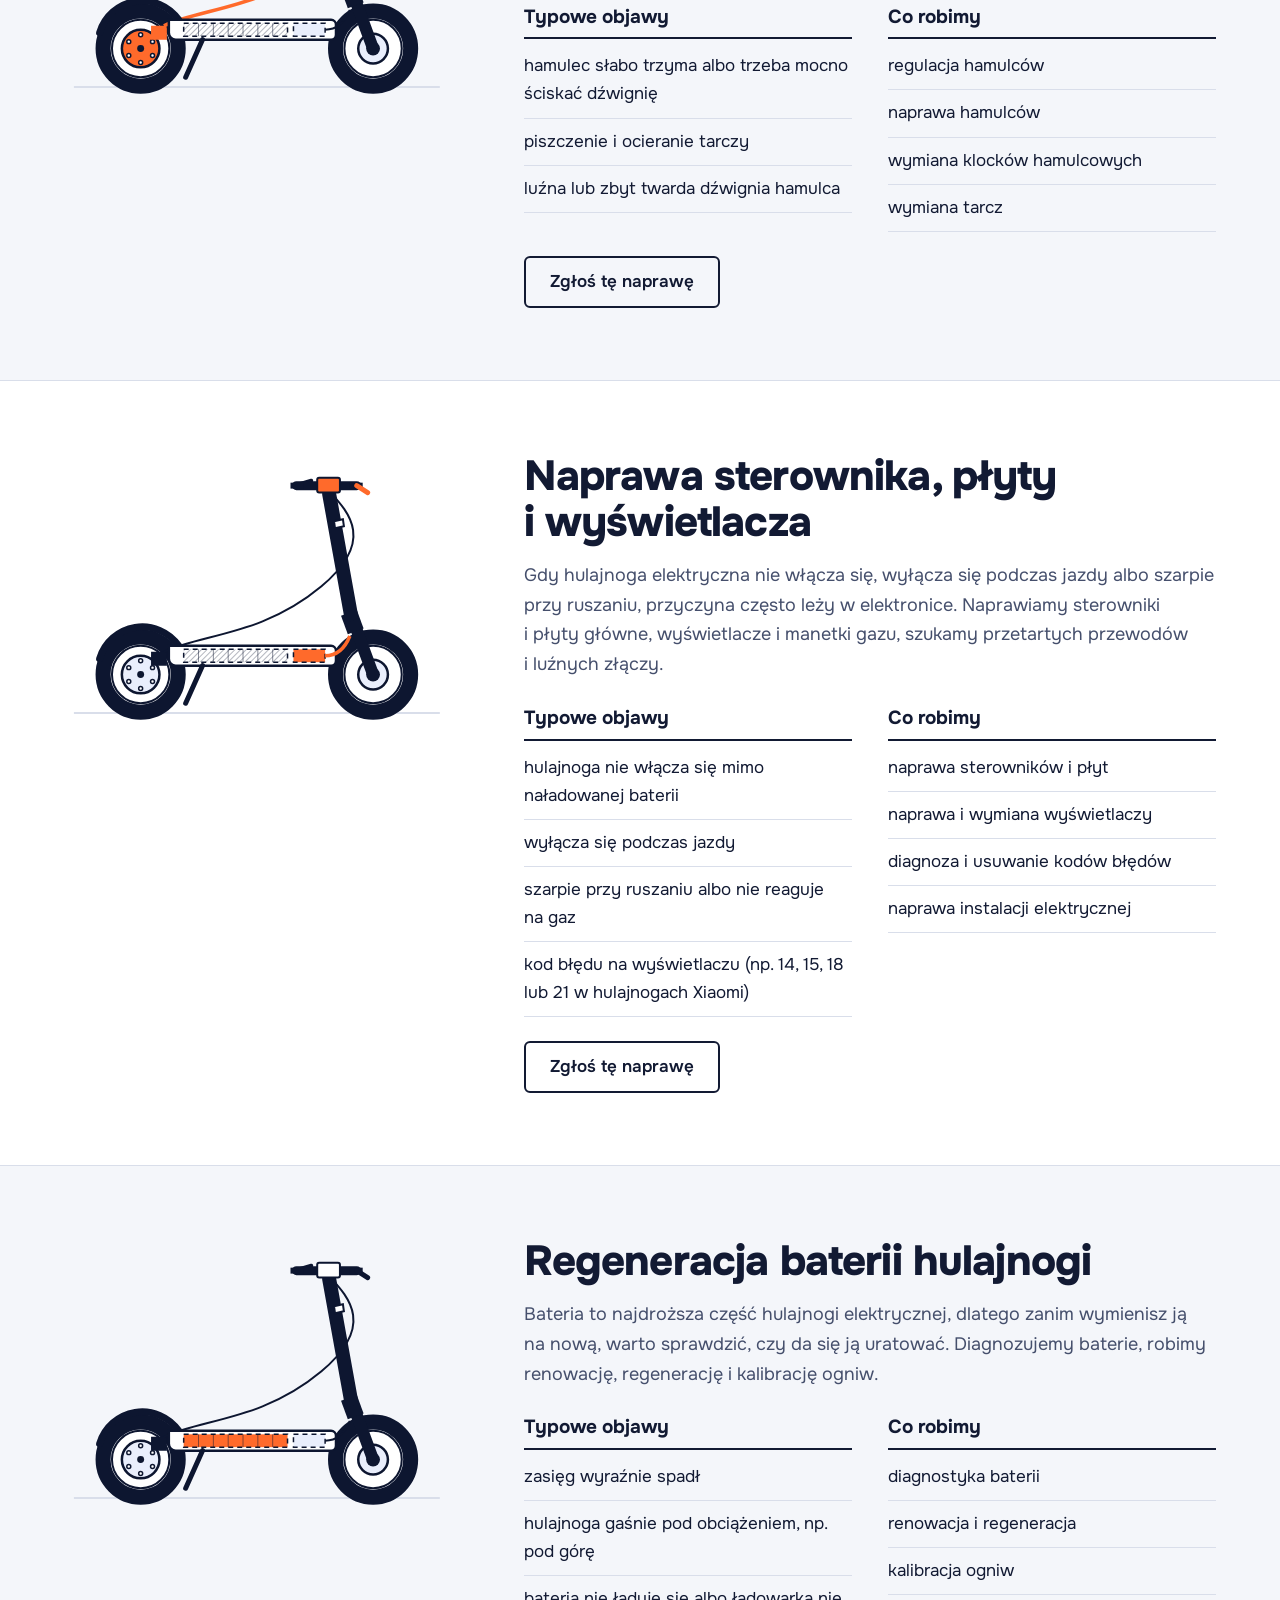
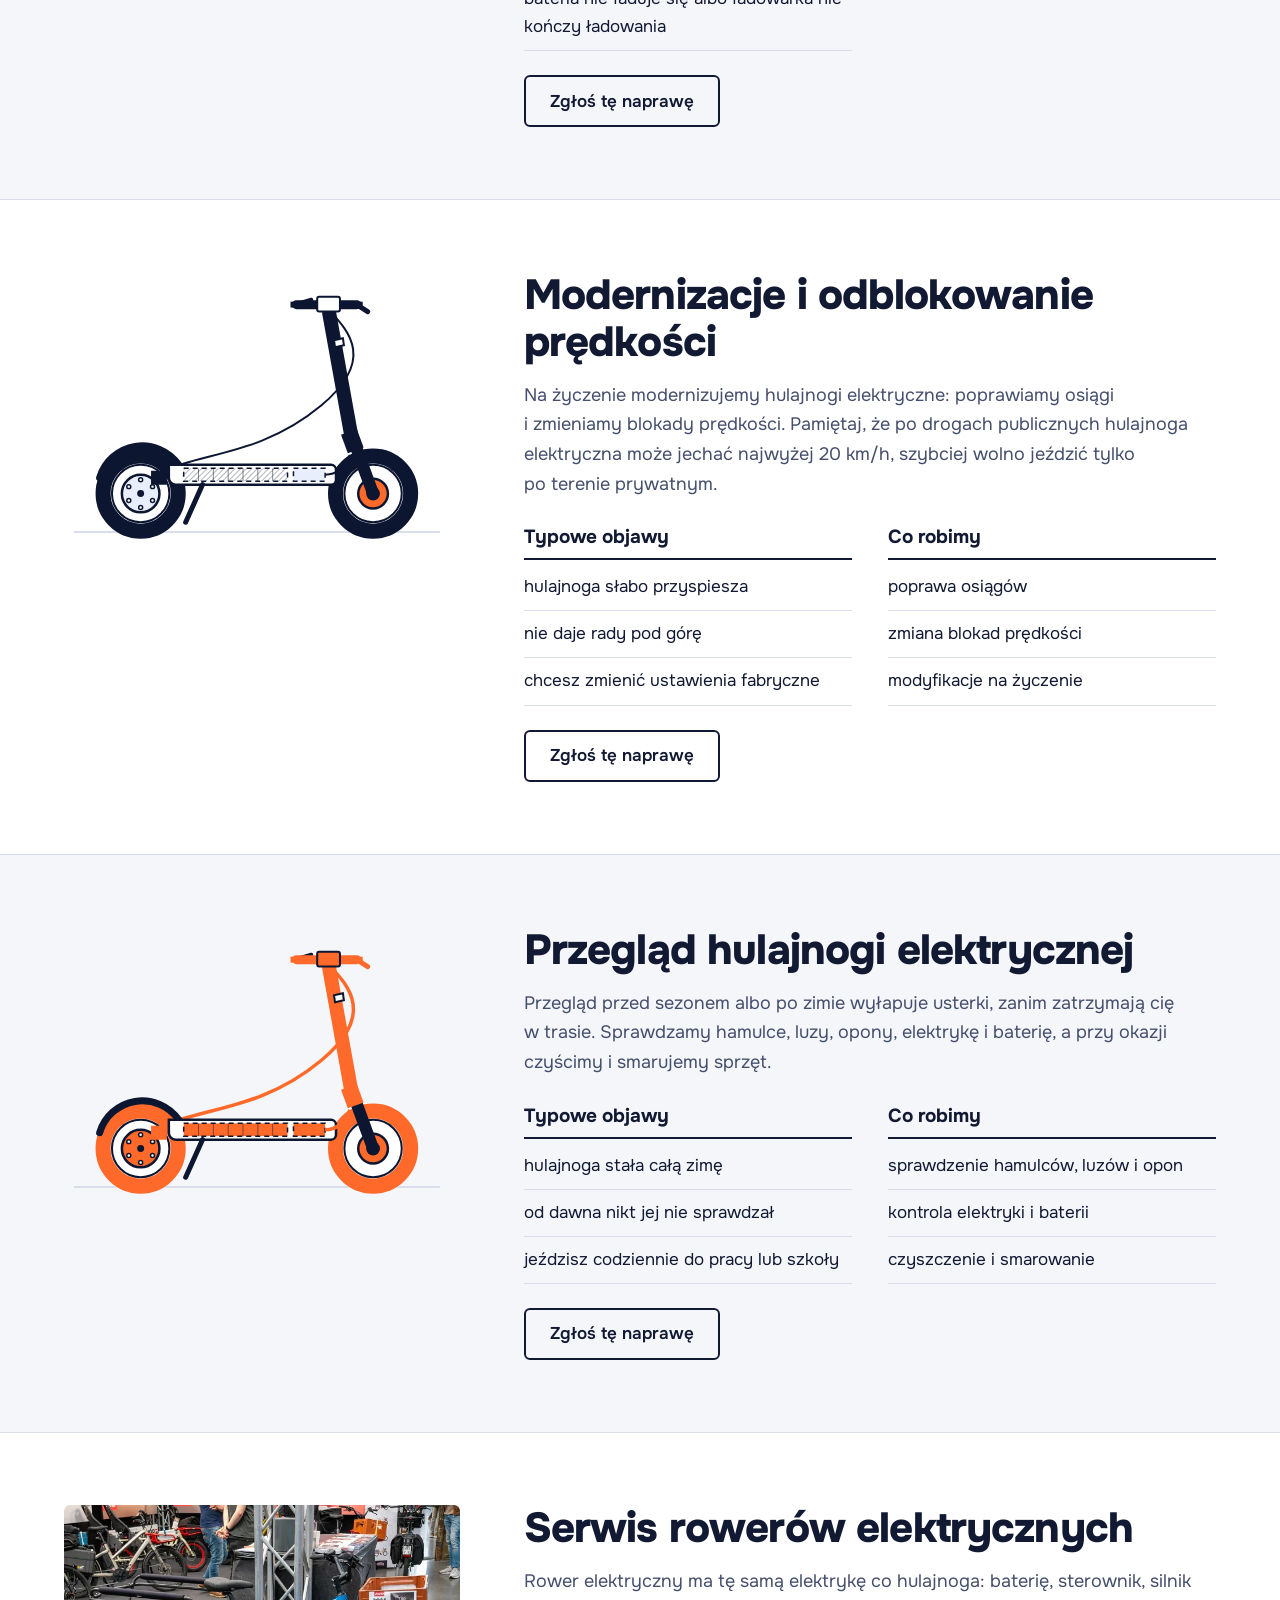
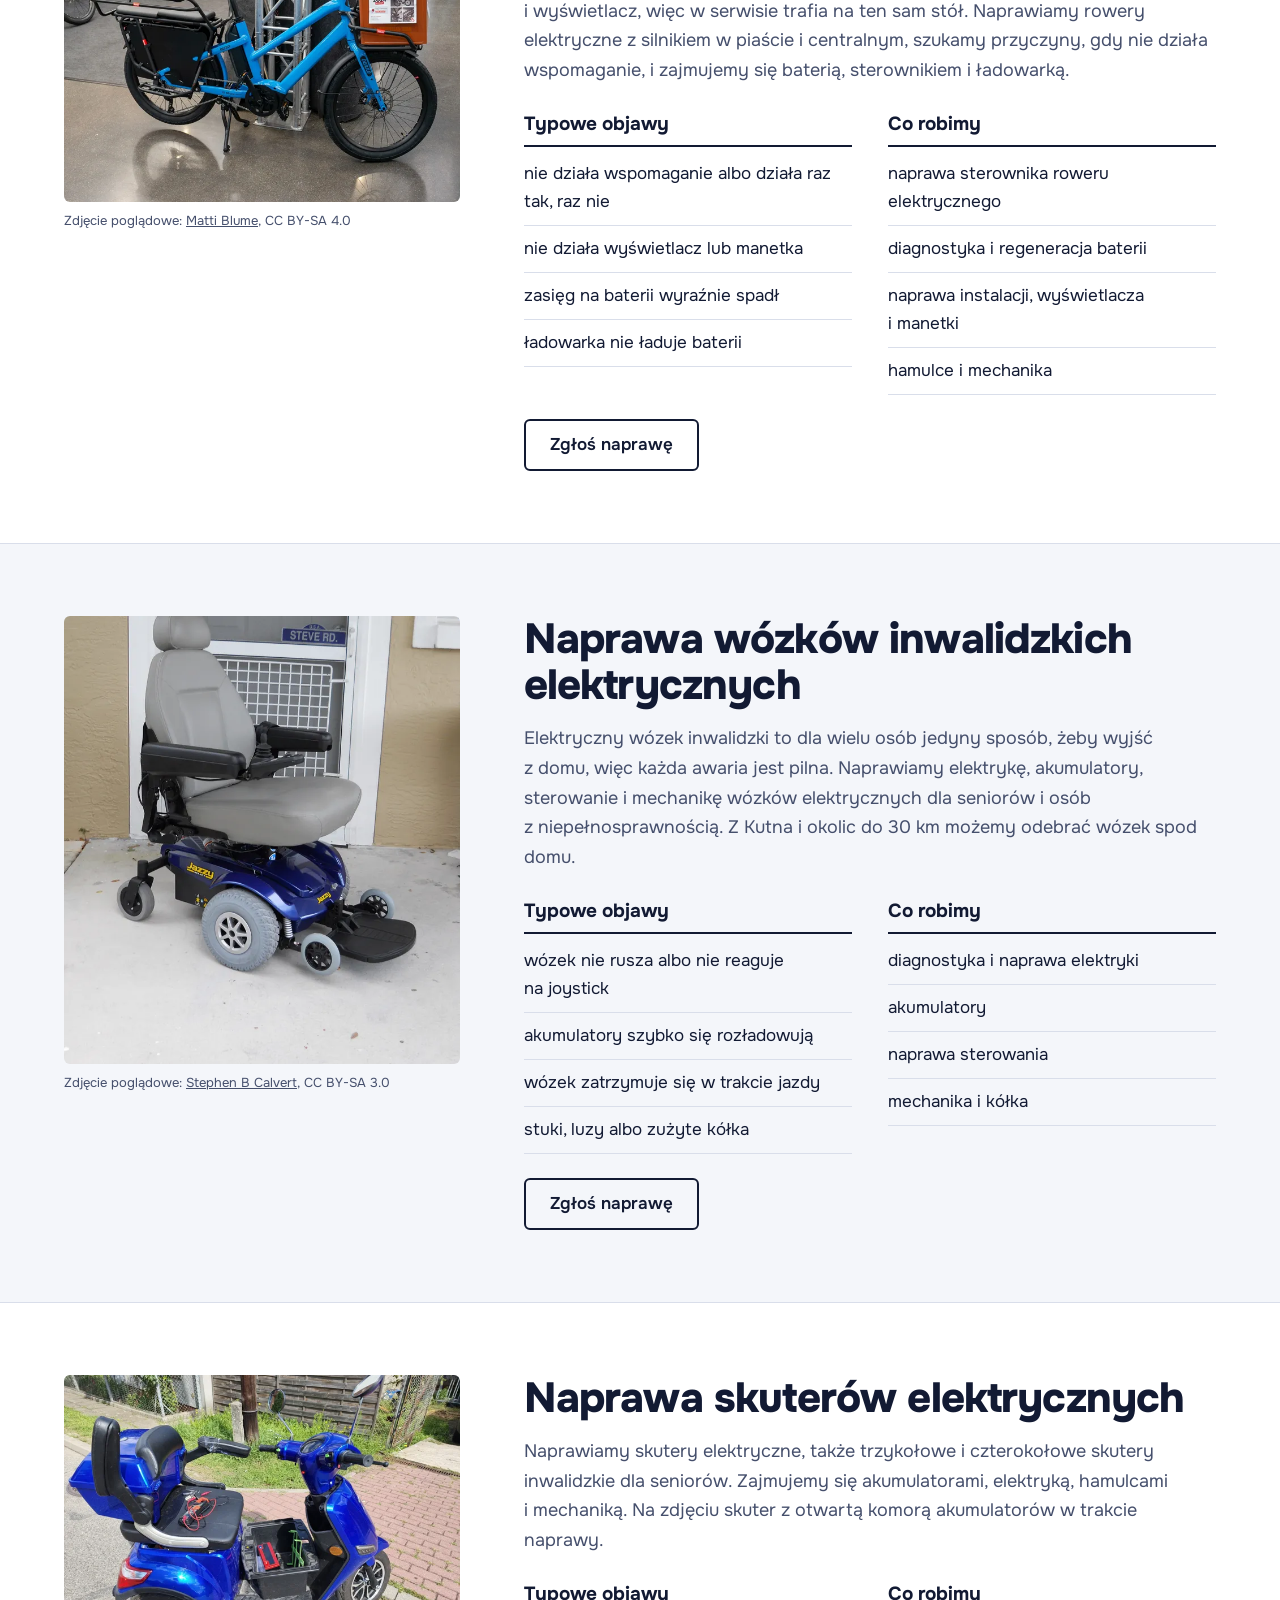
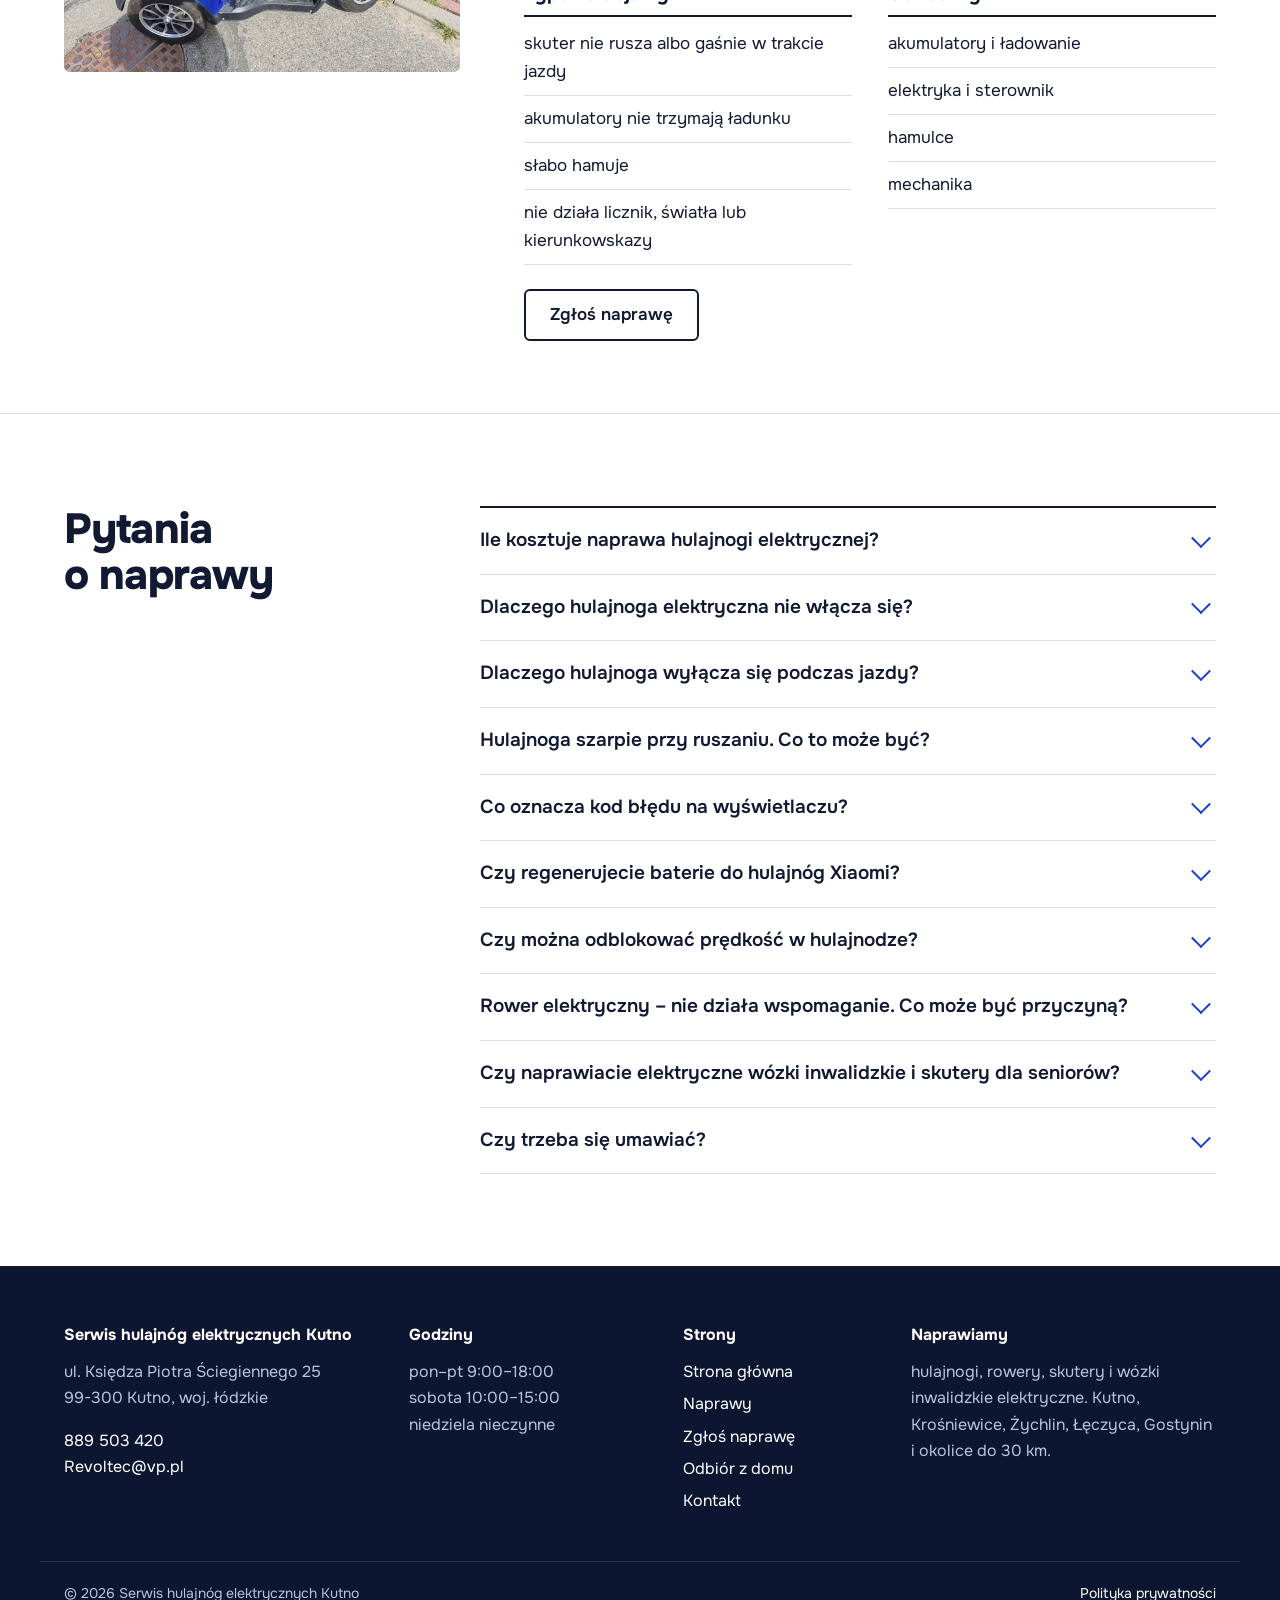
<file: naprawy/index.html>
<!doctype html>
<html lang="pl">
<head>
<meta charset="utf-8">
<meta name="viewport" content="width=device-width,initial-scale=1">
<title>Naprawa hulajnogi elektrycznej, roweru, skutera i wózka elektrycznego – Kutno</title>
<meta name="description" content="Naprawa hulajnóg elektrycznych w Kutnie: dętki i opony, hamulce, sterowniki, wyświetlacze, regeneracja baterii. Serwis rowerów elektrycznych, skuterów i wózków inwalidzkich elektrycznych.">
<link rel="canonical" href="https://impulseo-pl.github.io/serwis-hulajnog-kutno/naprawy/">
<meta property="og:type" content="website"><meta property="og:locale" content="pl_PL">
<meta property="og:site_name" content="Serwis hulajnóg elektrycznych Kutno">
<meta property="og:title" content="Naprawa hulajnogi elektrycznej, roweru, skutera i wózka elektrycznego – Kutno"><meta property="og:description" content="Naprawa hulajnóg elektrycznych w Kutnie: dętki i opony, hamulce, sterowniki, wyświetlacze, regeneracja baterii. Serwis rowerów elektrycznych, skuterów i wózków inwalidzkich elektrycznych.">
<meta property="og:url" content="https://impulseo-pl.github.io/serwis-hulajnog-kutno/naprawy/"><meta property="og:image" content="https://impulseo-pl.github.io/serwis-hulajnog-kutno/img/skuter-1200.webp">
<meta name="theme-color" content="#1c3fd1">
<link rel="icon" href="../favicon.svg" type="image/svg+xml">
<script>document.documentElement.classList.add('js')</script>
<link rel="preconnect" href="https://fonts.googleapis.com"><link rel="preconnect" href="https://fonts.gstatic.com" crossorigin>
<link href="https://fonts.googleapis.com/css2?family=Onest:wght@400;500;600;700;800&display=swap" rel="stylesheet">

<link rel="stylesheet" href="../assets/styles.css">
<script type="application/ld+json">{"@context": "https://schema.org", "@graph": [{"@type": "AutoRepair", "@id": "https://impulseo-pl.github.io/serwis-hulajnog-kutno/#serwis", "name": "Serwis hulajnóg elektrycznych Kutno", "description": "Naprawa i serwis hulajnóg elektrycznych, rowerów elektrycznych, skuterów i wózków inwalidzkich elektrycznych w Kutnie. Wymiana dętek i opon, hamulce, naprawa sterowników i wyświetlaczy, regeneracja baterii, modernizacje. Odbiór sprzętu z Kutna i okolic do 30 km.", "url": "https://impulseo-pl.github.io/serwis-hulajnog-kutno/", "telephone": "+48889503420", "email": "Revoltec@vp.pl", "image": "https://impulseo-pl.github.io/serwis-hulajnog-kutno/img/skuter-1200.webp", "address": {"@type": "PostalAddress", "streetAddress": "ul. Księdza Piotra Ściegiennego 25", "postalCode": "99-300", "addressLocality": "Kutno", "addressRegion": "łódzkie", "addressCountry": "PL"}, "geo": {"@type": "GeoCoordinates", "latitude": 52.2236904, "longitude": 19.3550328}, "areaServed": [{"@type": "City", "name": "Kutno"}, {"@type": "City", "name": "Krośniewice"}, {"@type": "City", "name": "Żychlin"}, {"@type": "City", "name": "Łęczyca"}, {"@type": "City", "name": "Gostynin"}, {"@type": "City", "name": "Dąbrowice"}, {"@type": "City", "name": "Piątek"}, {"@type": "City", "name": "Strzelce"}, {"@type": "City", "name": "Oporów"}, {"@type": "City", "name": "Bedlno"}], "openingHoursSpecification": [{"@type": "OpeningHoursSpecification", "dayOfWeek": ["Monday", "Tuesday", "Wednesday", "Thursday", "Friday"], "opens": "09:00", "closes": "18:00"}, {"@type": "OpeningHoursSpecification", "dayOfWeek": "Saturday", "opens": "10:00", "closes": "15:00"}], "aggregateRating": {"@type": "AggregateRating", "ratingValue": "4.4", "reviewCount": "10", "bestRating": "5"}, "sameAs": ["https://www.google.com/maps/place/Naprawa+serwis+hulajnogi/@52.2236904,19.3550328,17z"]}, {"@type": "BreadcrumbList", "itemListElement": [{"@type": "ListItem", "position": 1, "name": "Serwis hulajnóg Kutno", "item": "https://impulseo-pl.github.io/serwis-hulajnog-kutno/"}, {"@type": "ListItem", "position": 2, "name": "Naprawy", "item": "https://impulseo-pl.github.io/serwis-hulajnog-kutno/naprawy/"}]}, {"@type": "FAQPage", "mainEntity": [{"@type": "Question", "name": "Ile kosztuje naprawa hulajnogi elektrycznej?", "acceptedAnswer": {"@type": "Answer", "text": "Zależy od usterki i modelu. Wymiana dętki to inna praca niż naprawa sterownika czy regeneracja baterii. Najpierw sprawdzamy, co jest przyczyną, i mówimy, ile będzie kosztować naprawa, a dopiero potem ją robimy."}}, {"@type": "Question", "name": "Dlaczego hulajnoga elektryczna nie włącza się?", "acceptedAnswer": {"@type": "Answer", "text": "Najczęstsze przyczyny to rozładowana lub uszkodzona bateria, zabezpieczenie baterii (BMS), które odcięło zasilanie, przetarty przewód w kolumnie kierownicy albo uszkodzony sterownik lub wyświetlacz. Bez pomiarów trudno wskazać jedną z nich, dlatego zaczynamy od diagnozy."}}, {"@type": "Question", "name": "Dlaczego hulajnoga wyłącza się podczas jazdy?", "acceptedAnswer": {"@type": "Answer", "text": "Zwykle winne jest napięcie baterii, które spada pod obciążeniem, luźne złącze albo przegrzewający się sterownik. Jeśli hulajnoga gaśnie np. pod górę albo przy mocnym przyspieszaniu, warto sprawdzić baterię."}}, {"@type": "Question", "name": "Hulajnoga szarpie przy ruszaniu. Co to może być?", "acceptedAnswer": {"@type": "Answer", "text": "Często to manetka gazu, czujniki w silniku albo luźne połączenie między silnikiem a sterownikiem. Takiej usterki nie warto rozjeżdżać, bo może się pogłębić."}}, {"@type": "Question", "name": "Co oznacza kod błędu na wyświetlaczu?", "acceptedAnswer": {"@type": "Answer", "text": "Kod błędu wskazuje, który układ hulajnogi zgłasza problem, np. silnik, sterownik, hamulec czy baterię. Zapisz go albo zrób zdjęcie wyświetlacza i podaj w zgłoszeniu, to przyspiesza diagnozę."}}, {"@type": "Question", "name": "Czy regenerujecie baterie do hulajnóg Xiaomi?", "acceptedAnswer": {"@type": "Answer", "text": "Tak. Robimy diagnostykę, renowację i regenerację baterii hulajnóg elektrycznych, w tym Xiaomi, oraz kalibrację ogniw."}}, {"@type": "Question", "name": "Czy można odblokować prędkość w hulajnodze?", "acceptedAnswer": {"@type": "Answer", "text": "Tak, zajmujemy się modernizacjami i zmianą blokad prędkości. Na drogach publicznych hulajnoga elektryczna może jechać najwyżej 20 km/h, szybsza jazda jest dozwolona tylko na terenie prywatnym."}}, {"@type": "Question", "name": "Rower elektryczny – nie działa wspomaganie. Co może być przyczyną?", "acceptedAnswer": {"@type": "Answer", "text": "Najczęściej czujnik prędkości i magnes na szprysze, uszkodzony przewód albo złącze, czujnik pedałowania, sterownik lub bateria. Sprawdzamy układ po kolei i mówimy, co trzeba wymienić."}}, {"@type": "Question", "name": "Czy naprawiacie elektryczne wózki inwalidzkie i skutery dla seniorów?", "acceptedAnswer": {"@type": "Answer", "text": "Tak. Naprawiamy elektrykę, akumulatory, sterowanie, hamulce i mechanikę wózków i skuterów elektrycznych. Jeśli wózek nie jedzie, z Kutna i okolic do 30 km możemy go odebrać spod domu."}}, {"@type": "Question", "name": "Czy trzeba się umawiać?", "acceptedAnswer": {"@type": "Answer", "text": "Najlepiej zadzwoń przed przyjazdem pod 889 503 420. Upewnimy się, że ktoś jest na miejscu, i od razu wstępnie opowiesz, co się dzieje."}}]}, {"@type": "OfferCatalog", "name": "Naprawy pojazdów elektrycznych", "itemListElement": [{"@type": "Offer", "itemOffered": {"@type": "Service", "name": "Wymiana dętki i opony, luzy, zawieszenie", "provider": {"@id": "https://impulseo-pl.github.io/serwis-hulajnog-kutno/#serwis"}, "areaServed": "Kutno"}}, {"@type": "Offer", "itemOffered": {"@type": "Service", "name": "Naprawa i regulacja hamulców", "provider": {"@id": "https://impulseo-pl.github.io/serwis-hulajnog-kutno/#serwis"}, "areaServed": "Kutno"}}, {"@type": "Offer", "itemOffered": {"@type": "Service", "name": "Naprawa sterownika, płyty i wyświetlacza", "provider": {"@id": "https://impulseo-pl.github.io/serwis-hulajnog-kutno/#serwis"}, "areaServed": "Kutno"}}, {"@type": "Offer", "itemOffered": {"@type": "Service", "name": "Regeneracja baterii hulajnogi", "provider": {"@id": "https://impulseo-pl.github.io/serwis-hulajnog-kutno/#serwis"}, "areaServed": "Kutno"}}, {"@type": "Offer", "itemOffered": {"@type": "Service", "name": "Modernizacje i odblokowanie prędkości", "provider": {"@id": "https://impulseo-pl.github.io/serwis-hulajnog-kutno/#serwis"}, "areaServed": "Kutno"}}, {"@type": "Offer", "itemOffered": {"@type": "Service", "name": "Przegląd hulajnogi elektrycznej", "provider": {"@id": "https://impulseo-pl.github.io/serwis-hulajnog-kutno/#serwis"}, "areaServed": "Kutno"}}, {"@type": "Offer", "itemOffered": {"@type": "Service", "name": "Serwis rowerów elektrycznych", "provider": {"@id": "https://impulseo-pl.github.io/serwis-hulajnog-kutno/#serwis"}, "areaServed": "Kutno"}}, {"@type": "Offer", "itemOffered": {"@type": "Service", "name": "Naprawa wózków inwalidzkich elektrycznych", "provider": {"@id": "https://impulseo-pl.github.io/serwis-hulajnog-kutno/#serwis"}, "areaServed": "Kutno"}}, {"@type": "Offer", "itemOffered": {"@type": "Service", "name": "Naprawa skuterów elektrycznych", "provider": {"@id": "https://impulseo-pl.github.io/serwis-hulajnog-kutno/#serwis"}, "areaServed": "Kutno"}}]}]}</script>
</head>
<body data-base="../">
<a class="skip" href="#tresc">Przejdź do&nbsp;treści</a>
<header class="top"><div class="wrap top-in">
  <a class="brand" href="../" aria-label="Serwis hulajnóg Kutno – strona główna"><svg class="brand-mark" viewBox="0 0 40 40" aria-hidden="true"><rect width="40" height="40" rx="6" fill="#1c3fd1"/><path d="M10 28h16l4-16h4" fill="none" stroke="#fff" stroke-width="2.6" stroke-linecap="round" stroke-linejoin="round"/><circle cx="11" cy="28" r="3.6" fill="#1c3fd1" stroke="#fff" stroke-width="2.4"/><circle cx="28" cy="28" r="3.6" fill="#ff6a2b" stroke="#fff" stroke-width="2.4"/></svg><span class="brand-t"><b>Serwis hulajnóg</b><span>elektrycznych · Kutno</span></span></a>
  <nav class="nav" aria-label="Menu główne"><a href="../naprawy/" aria-current="page">Naprawy</a><a href="../zgloszenie/">Zgłoś naprawę</a><a href="../odbior/">Odbiór z domu</a><a href="../kontakt/">Kontakt</a></nav>
  <a class="top-tel" href="tel:+48889503420"><svg viewBox="0 0 24 24" aria-hidden="true"><path d="M6.6 10.8a15.1 15.1 0 0 0 6.6 6.6l2.2-2.2c.3-.3.7-.4 1-.2 1.1.4 2.3.6 3.6.6.6 0 1 .4 1 1V20c0 .6-.4 1-1 1A17 17 0 0 1 3 4c0-.6.4-1 1-1h3.5c.6 0 1 .4 1 1 0 1.3.2 2.5.6 3.6.1.3 0 .7-.2 1z"/></svg>889 503 420</a>
  <button class="burger" aria-label="Menu" aria-expanded="false" aria-controls="menu"><i></i><i></i></button>
</div>
<nav class="menu" id="menu" aria-label="Menu"><a href="../">Strona główna</a><a href="../naprawy/" aria-current="page">Naprawy</a><a href="../zgloszenie/">Zgłoś naprawę</a><a href="../odbior/">Odbiór z domu</a><a href="../kontakt/">Kontakt</a><a class="menu-tel" href="tel:+48889503420">889 503 420</a></nav>
</header>
<main id="tresc">
<section class="band"><div class="wrap band-in">
  <p class="kicker">Naprawy</p>
  <h1>Naprawa hulajnóg, rowerów, skuterów i&nbsp;wózków elektrycznych w&nbsp;Kutnie</h1>
  <p class="band-lead">Dętki i&nbsp;opony, hamulce, sterowniki, wyświetlacze, baterie i&nbsp;modernizacje hulajnóg, a&nbsp;także serwis rowerów elektrycznych, skuterów i&nbsp;elektrycznych wózków inwalidzkich. Poniżej typowe objawy usterek i&nbsp;to, co z&nbsp;nimi robimy.</p>
</div></section><nav class="jump" aria-label="Na tej stronie"><div class="wrap"><a href="#jezdny">Wymiana dętki i opony, luzy, zawieszenie</a><a href="#hamulce">Naprawa i regulacja hamulców</a><a href="#elektronika">Naprawa sterownika, płyty i wyświetlacza</a><a href="#baterie">Regeneracja baterii hulajnogi</a><a href="#tuning">Modernizacje i odblokowanie prędkości</a><a href="#przeglad">Przegląd hulajnogi elektrycznej</a><a href="#rowery">Rowery elektryczne</a><a href="#wozki">Wózki elektryczne</a><a href="#skutery">Skutery elektryczne</a><a href="#pytania">Pytania</a></div></nav><section class="srv" id="jezdny"><div class="wrap srv-in">
  <div class="srv-pic"><svg class="scooter mini" aria-hidden="true" focusable="false" viewBox="20 30 800 600" >
      <defs>
        <pattern id="hatch0" width="8" height="8" patternUnits="userSpaceOnUse" patternTransform="rotate(45)"><line x1="0" y1="0" x2="0" y2="8" stroke="#fff" stroke-width="1.4" opacity=".45"/></pattern>
      </defs>
      <!-- podłoże -->
      <line class="ground" x1="40" y1="556" x2="780" y2="556"/>

      <!-- tylne koło + hamulec tarczowy -->
      <g class="part on" data-part="opony">
        <circle class="tyre" cx="175" cy="478" r="76"/>
        <circle class="tyre" cx="645" cy="478" r="76"/>
      </g>
      <g class="rim"><circle cx="175" cy="478" r="58"/><circle cx="645" cy="478" r="58"/></g>
      <g class="part" data-part="hamulce">
        <circle class="disc" cx="175" cy="478" r="38"/>
        <g class="disc-holes"><circle cx="175" cy="450" r="4"/><circle cx="199" cy="464" r="4"/><circle cx="199" cy="492" r="4"/><circle cx="175" cy="506" r="4"/><circle cx="151" cy="492" r="4"/><circle cx="151" cy="464" r="4"/></g>
        <path class="caliper" d="M196 432 h26 a6 6 0 0 1 6 6 v22 h-32z"/>
        <path class="cable" d="M222 432 C 300 395, 420 400, 540 300 S 585 140, 548 98"/>
        <path class="lever" d="M520 86 l-34 10"/>
      </g>
      <circle class="axle" cx="175" cy="478" r="7"/>

      <!-- silnik w przednim kole -->
      <g class="part" data-part="silnik">
        <circle class="hub" cx="645" cy="478" r="30"/>
        <circle class="hub-in" cx="645" cy="478" r="14"/>
      </g>

      <!-- błotnik tylny -->
      <path class="fender" d="M92 446 A 90 90 0 0 1 252 420"/>
      <!-- deck -->
      <path class="deck" d="M232 420 H560 a10 10 0 0 1 10 10 v20 a10 10 0 0 1 -10 10 H246 a14 14 0 0 1 -14 -14z"/>
      <!-- bateria w decku -->
      <g class="part" data-part="bateria">
        <rect class="cell-box" x="262" y="427" width="210" height="26" fill="url(#hatch0)"/>
        <g class="cells"><line x1="292" y1="427" x2="292" y2="453"/><line x1="322" y1="427" x2="322" y2="453"/><line x1="352" y1="427" x2="352" y2="453"/><line x1="382" y1="427" x2="382" y2="453"/><line x1="412" y1="427" x2="412" y2="453"/><line x1="442" y1="427" x2="442" y2="453"/></g>
      </g>
      <!-- sterownik -->
      <g class="part" data-part="sterownik">
        <rect class="ctrl" x="484" y="427" width="64" height="26"/>
        <path class="wire" d="M548 440 C 575 440, 590 420, 598 400"/>
      </g>
      <!-- widelec + kolumna + mechanizm składania -->
      <path class="fork" d="M645 478 L 606 372"/>
      <g class="part on" data-part="luzy">
        <rect class="fold" x="586" y="352" width="34" height="40" transform="rotate(-20 603 372)"/>
        <path class="stem" d="M600 356 L 556 112"/>
        <path class="bar" d="M490 96 H 612"/>
        <rect class="grip" x="478" y="90" width="26" height="12"/>
        <rect class="grip" x="598" y="90" width="26" height="12"/>
      </g>
      <!-- wyświetlacz -->
      <g class="part" data-part="wyswietlacz">
        <rect class="screen" x="532" y="80" width="46" height="30" rx="4"/>
        <path class="throttle" d="M612 96 l22 14"/>
      </g>
      <!-- lampka -->
      <path class="lamp" d="M566 168 l18 -4 l2 14 l-18 4z"/>
      <!-- nóżka -->
      <path class="kick" d="M300 460 l-34 76"/>

      <!-- opisy (desktop) -->
      </svg></div>
  <div class="srv-txt">
    <h2>Wymiana dętki i&nbsp;opony, luzy, zawieszenie</h2>
    <p>Przebita dętka to najczęstszy powód wizyty w&nbsp;serwisie hulajnóg. Wymieniamy dętki i&nbsp;opony w&nbsp;hulajnogach elektrycznych, także w&nbsp;popularnych modelach Xiaomi i&nbsp;Motus, kasujemy luzy na&nbsp;kierownicy i&nbsp;mechanizmie składania oraz naprawiamy zawieszenie.</p>
    <div class="srv-cols">
      <div><h3>Typowe objawy</h3><ul><li>kapeć albo powietrze schodzi po&nbsp;kilku dniach</li><li>starty bieżnik, hulajnoga ślizga się na&nbsp;mokrym</li><li>luz na&nbsp;kierownicy, stukanie przy jeździe po&nbsp;nierównościach</li><li>drgania i&nbsp;skrzypienie zawieszenia</li></ul></div>
      <div><h3>Co robimy</h3><ul><li>wymiana dętek i&nbsp;opon (przód i&nbsp;tył)</li><li>kasowanie luzów kolumny kierownicy i&nbsp;mechanizmu składania</li><li>naprawa zawieszenia</li></ul></div>
    </div>
    <p class="srv-a"><a class="btn outline" href="../zgloszenie/?czesc=opony">Zgłoś tę naprawę</a></p>
  </div>
</div></section><section class="srv" id="hamulce"><div class="wrap srv-in">
  <div class="srv-pic"><svg class="scooter mini" aria-hidden="true" focusable="false" viewBox="20 30 800 600" >
      <defs>
        <pattern id="hatch1" width="8" height="8" patternUnits="userSpaceOnUse" patternTransform="rotate(45)"><line x1="0" y1="0" x2="0" y2="8" stroke="#fff" stroke-width="1.4" opacity=".45"/></pattern>
      </defs>
      <!-- podłoże -->
      <line class="ground" x1="40" y1="556" x2="780" y2="556"/>

      <!-- tylne koło + hamulec tarczowy -->
      <g class="part" data-part="opony">
        <circle class="tyre" cx="175" cy="478" r="76"/>
        <circle class="tyre" cx="645" cy="478" r="76"/>
      </g>
      <g class="rim"><circle cx="175" cy="478" r="58"/><circle cx="645" cy="478" r="58"/></g>
      <g class="part on" data-part="hamulce">
        <circle class="disc" cx="175" cy="478" r="38"/>
        <g class="disc-holes"><circle cx="175" cy="450" r="4"/><circle cx="199" cy="464" r="4"/><circle cx="199" cy="492" r="4"/><circle cx="175" cy="506" r="4"/><circle cx="151" cy="492" r="4"/><circle cx="151" cy="464" r="4"/></g>
        <path class="caliper" d="M196 432 h26 a6 6 0 0 1 6 6 v22 h-32z"/>
        <path class="cable" d="M222 432 C 300 395, 420 400, 540 300 S 585 140, 548 98"/>
        <path class="lever" d="M520 86 l-34 10"/>
      </g>
      <circle class="axle" cx="175" cy="478" r="7"/>

      <!-- silnik w przednim kole -->
      <g class="part" data-part="silnik">
        <circle class="hub" cx="645" cy="478" r="30"/>
        <circle class="hub-in" cx="645" cy="478" r="14"/>
      </g>

      <!-- błotnik tylny -->
      <path class="fender" d="M92 446 A 90 90 0 0 1 252 420"/>
      <!-- deck -->
      <path class="deck" d="M232 420 H560 a10 10 0 0 1 10 10 v20 a10 10 0 0 1 -10 10 H246 a14 14 0 0 1 -14 -14z"/>
      <!-- bateria w decku -->
      <g class="part" data-part="bateria">
        <rect class="cell-box" x="262" y="427" width="210" height="26" fill="url(#hatch1)"/>
        <g class="cells"><line x1="292" y1="427" x2="292" y2="453"/><line x1="322" y1="427" x2="322" y2="453"/><line x1="352" y1="427" x2="352" y2="453"/><line x1="382" y1="427" x2="382" y2="453"/><line x1="412" y1="427" x2="412" y2="453"/><line x1="442" y1="427" x2="442" y2="453"/></g>
      </g>
      <!-- sterownik -->
      <g class="part" data-part="sterownik">
        <rect class="ctrl" x="484" y="427" width="64" height="26"/>
        <path class="wire" d="M548 440 C 575 440, 590 420, 598 400"/>
      </g>
      <!-- widelec + kolumna + mechanizm składania -->
      <path class="fork" d="M645 478 L 606 372"/>
      <g class="part" data-part="luzy">
        <rect class="fold" x="586" y="352" width="34" height="40" transform="rotate(-20 603 372)"/>
        <path class="stem" d="M600 356 L 556 112"/>
        <path class="bar" d="M490 96 H 612"/>
        <rect class="grip" x="478" y="90" width="26" height="12"/>
        <rect class="grip" x="598" y="90" width="26" height="12"/>
      </g>
      <!-- wyświetlacz -->
      <g class="part" data-part="wyswietlacz">
        <rect class="screen" x="532" y="80" width="46" height="30" rx="4"/>
        <path class="throttle" d="M612 96 l22 14"/>
      </g>
      <!-- lampka -->
      <path class="lamp" d="M566 168 l18 -4 l2 14 l-18 4z"/>
      <!-- nóżka -->
      <path class="kick" d="M300 460 l-34 76"/>

      <!-- opisy (desktop) -->
      </svg></div>
  <div class="srv-txt">
    <h2>Naprawa i&nbsp;regulacja hamulców</h2>
    <p>Hamulec to element, którego nie warto odkładać na&nbsp;później. Regulujemy i&nbsp;naprawiamy hamulce w&nbsp;hulajnogach elektrycznych, wymieniamy klocki i&nbsp;tarcze hamulcowe.</p>
    <div class="srv-cols">
      <div><h3>Typowe objawy</h3><ul><li>hamulec słabo trzyma albo trzeba mocno ściskać dźwignię</li><li>piszczenie i&nbsp;ocieranie tarczy</li><li>luźna lub zbyt twarda dźwignia hamulca</li></ul></div>
      <div><h3>Co robimy</h3><ul><li>regulacja hamulców</li><li>naprawa hamulców</li><li>wymiana klocków hamulcowych</li><li>wymiana tarcz</li></ul></div>
    </div>
    <p class="srv-a"><a class="btn outline" href="../zgloszenie/?czesc=hamulce">Zgłoś tę naprawę</a></p>
  </div>
</div></section><section class="srv" id="elektronika"><div class="wrap srv-in">
  <div class="srv-pic"><svg class="scooter mini" aria-hidden="true" focusable="false" viewBox="20 30 800 600" >
      <defs>
        <pattern id="hatch2" width="8" height="8" patternUnits="userSpaceOnUse" patternTransform="rotate(45)"><line x1="0" y1="0" x2="0" y2="8" stroke="#fff" stroke-width="1.4" opacity=".45"/></pattern>
      </defs>
      <!-- podłoże -->
      <line class="ground" x1="40" y1="556" x2="780" y2="556"/>

      <!-- tylne koło + hamulec tarczowy -->
      <g class="part" data-part="opony">
        <circle class="tyre" cx="175" cy="478" r="76"/>
        <circle class="tyre" cx="645" cy="478" r="76"/>
      </g>
      <g class="rim"><circle cx="175" cy="478" r="58"/><circle cx="645" cy="478" r="58"/></g>
      <g class="part" data-part="hamulce">
        <circle class="disc" cx="175" cy="478" r="38"/>
        <g class="disc-holes"><circle cx="175" cy="450" r="4"/><circle cx="199" cy="464" r="4"/><circle cx="199" cy="492" r="4"/><circle cx="175" cy="506" r="4"/><circle cx="151" cy="492" r="4"/><circle cx="151" cy="464" r="4"/></g>
        <path class="caliper" d="M196 432 h26 a6 6 0 0 1 6 6 v22 h-32z"/>
        <path class="cable" d="M222 432 C 300 395, 420 400, 540 300 S 585 140, 548 98"/>
        <path class="lever" d="M520 86 l-34 10"/>
      </g>
      <circle class="axle" cx="175" cy="478" r="7"/>

      <!-- silnik w przednim kole -->
      <g class="part" data-part="silnik">
        <circle class="hub" cx="645" cy="478" r="30"/>
        <circle class="hub-in" cx="645" cy="478" r="14"/>
      </g>

      <!-- błotnik tylny -->
      <path class="fender" d="M92 446 A 90 90 0 0 1 252 420"/>
      <!-- deck -->
      <path class="deck" d="M232 420 H560 a10 10 0 0 1 10 10 v20 a10 10 0 0 1 -10 10 H246 a14 14 0 0 1 -14 -14z"/>
      <!-- bateria w decku -->
      <g class="part" data-part="bateria">
        <rect class="cell-box" x="262" y="427" width="210" height="26" fill="url(#hatch2)"/>
        <g class="cells"><line x1="292" y1="427" x2="292" y2="453"/><line x1="322" y1="427" x2="322" y2="453"/><line x1="352" y1="427" x2="352" y2="453"/><line x1="382" y1="427" x2="382" y2="453"/><line x1="412" y1="427" x2="412" y2="453"/><line x1="442" y1="427" x2="442" y2="453"/></g>
      </g>
      <!-- sterownik -->
      <g class="part on" data-part="sterownik">
        <rect class="ctrl" x="484" y="427" width="64" height="26"/>
        <path class="wire" d="M548 440 C 575 440, 590 420, 598 400"/>
      </g>
      <!-- widelec + kolumna + mechanizm składania -->
      <path class="fork" d="M645 478 L 606 372"/>
      <g class="part" data-part="luzy">
        <rect class="fold" x="586" y="352" width="34" height="40" transform="rotate(-20 603 372)"/>
        <path class="stem" d="M600 356 L 556 112"/>
        <path class="bar" d="M490 96 H 612"/>
        <rect class="grip" x="478" y="90" width="26" height="12"/>
        <rect class="grip" x="598" y="90" width="26" height="12"/>
      </g>
      <!-- wyświetlacz -->
      <g class="part on" data-part="wyswietlacz">
        <rect class="screen" x="532" y="80" width="46" height="30" rx="4"/>
        <path class="throttle" d="M612 96 l22 14"/>
      </g>
      <!-- lampka -->
      <path class="lamp" d="M566 168 l18 -4 l2 14 l-18 4z"/>
      <!-- nóżka -->
      <path class="kick" d="M300 460 l-34 76"/>

      <!-- opisy (desktop) -->
      </svg></div>
  <div class="srv-txt">
    <h2>Naprawa sterownika, płyty i&nbsp;wyświetlacza</h2>
    <p>Gdy hulajnoga elektryczna nie włącza się, wyłącza się podczas jazdy albo szarpie przy ruszaniu, przyczyna często leży w&nbsp;elektronice. Naprawiamy sterowniki i&nbsp;płyty główne, wyświetlacze i&nbsp;manetki gazu, szukamy przetartych przewodów i&nbsp;luźnych złączy.</p>
    <div class="srv-cols">
      <div><h3>Typowe objawy</h3><ul><li>hulajnoga nie włącza się mimo naładowanej baterii</li><li>wyłącza się podczas jazdy</li><li>szarpie przy ruszaniu albo nie reaguje na&nbsp;gaz</li><li>kod błędu na&nbsp;wyświetlaczu (np. 14, 15, 18 lub 21 w&nbsp;hulajnogach Xiaomi)</li></ul></div>
      <div><h3>Co robimy</h3><ul><li>naprawa sterowników i&nbsp;płyt</li><li>naprawa i&nbsp;wymiana wyświetlaczy</li><li>diagnoza i&nbsp;usuwanie kodów błędów</li><li>naprawa instalacji elektrycznej</li></ul></div>
    </div>
    <p class="srv-a"><a class="btn outline" href="../zgloszenie/?czesc=sterownik">Zgłoś tę naprawę</a></p>
  </div>
</div></section><section class="srv" id="baterie"><div class="wrap srv-in">
  <div class="srv-pic"><svg class="scooter mini" aria-hidden="true" focusable="false" viewBox="20 30 800 600" >
      <defs>
        <pattern id="hatch3" width="8" height="8" patternUnits="userSpaceOnUse" patternTransform="rotate(45)"><line x1="0" y1="0" x2="0" y2="8" stroke="#fff" stroke-width="1.4" opacity=".45"/></pattern>
      </defs>
      <!-- podłoże -->
      <line class="ground" x1="40" y1="556" x2="780" y2="556"/>

      <!-- tylne koło + hamulec tarczowy -->
      <g class="part" data-part="opony">
        <circle class="tyre" cx="175" cy="478" r="76"/>
        <circle class="tyre" cx="645" cy="478" r="76"/>
      </g>
      <g class="rim"><circle cx="175" cy="478" r="58"/><circle cx="645" cy="478" r="58"/></g>
      <g class="part" data-part="hamulce">
        <circle class="disc" cx="175" cy="478" r="38"/>
        <g class="disc-holes"><circle cx="175" cy="450" r="4"/><circle cx="199" cy="464" r="4"/><circle cx="199" cy="492" r="4"/><circle cx="175" cy="506" r="4"/><circle cx="151" cy="492" r="4"/><circle cx="151" cy="464" r="4"/></g>
        <path class="caliper" d="M196 432 h26 a6 6 0 0 1 6 6 v22 h-32z"/>
        <path class="cable" d="M222 432 C 300 395, 420 400, 540 300 S 585 140, 548 98"/>
        <path class="lever" d="M520 86 l-34 10"/>
      </g>
      <circle class="axle" cx="175" cy="478" r="7"/>

      <!-- silnik w przednim kole -->
      <g class="part" data-part="silnik">
        <circle class="hub" cx="645" cy="478" r="30"/>
        <circle class="hub-in" cx="645" cy="478" r="14"/>
      </g>

      <!-- błotnik tylny -->
      <path class="fender" d="M92 446 A 90 90 0 0 1 252 420"/>
      <!-- deck -->
      <path class="deck" d="M232 420 H560 a10 10 0 0 1 10 10 v20 a10 10 0 0 1 -10 10 H246 a14 14 0 0 1 -14 -14z"/>
      <!-- bateria w decku -->
      <g class="part on" data-part="bateria">
        <rect class="cell-box" x="262" y="427" width="210" height="26" fill="url(#hatch3)"/>
        <g class="cells"><line x1="292" y1="427" x2="292" y2="453"/><line x1="322" y1="427" x2="322" y2="453"/><line x1="352" y1="427" x2="352" y2="453"/><line x1="382" y1="427" x2="382" y2="453"/><line x1="412" y1="427" x2="412" y2="453"/><line x1="442" y1="427" x2="442" y2="453"/></g>
      </g>
      <!-- sterownik -->
      <g class="part" data-part="sterownik">
        <rect class="ctrl" x="484" y="427" width="64" height="26"/>
        <path class="wire" d="M548 440 C 575 440, 590 420, 598 400"/>
      </g>
      <!-- widelec + kolumna + mechanizm składania -->
      <path class="fork" d="M645 478 L 606 372"/>
      <g class="part" data-part="luzy">
        <rect class="fold" x="586" y="352" width="34" height="40" transform="rotate(-20 603 372)"/>
        <path class="stem" d="M600 356 L 556 112"/>
        <path class="bar" d="M490 96 H 612"/>
        <rect class="grip" x="478" y="90" width="26" height="12"/>
        <rect class="grip" x="598" y="90" width="26" height="12"/>
      </g>
      <!-- wyświetlacz -->
      <g class="part" data-part="wyswietlacz">
        <rect class="screen" x="532" y="80" width="46" height="30" rx="4"/>
        <path class="throttle" d="M612 96 l22 14"/>
      </g>
      <!-- lampka -->
      <path class="lamp" d="M566 168 l18 -4 l2 14 l-18 4z"/>
      <!-- nóżka -->
      <path class="kick" d="M300 460 l-34 76"/>

      <!-- opisy (desktop) -->
      </svg></div>
  <div class="srv-txt">
    <h2>Regeneracja baterii hulajnogi</h2>
    <p>Bateria to najdroższa część hulajnogi elektrycznej, dlatego zanim wymienisz ją na&nbsp;nową, warto sprawdzić, czy da się ją uratować. Diagnozujemy baterie, robimy renowację, regenerację i&nbsp;kalibrację ogniw.</p>
    <div class="srv-cols">
      <div><h3>Typowe objawy</h3><ul><li>zasięg wyraźnie spadł</li><li>hulajnoga gaśnie pod obciążeniem, np. pod górę</li><li>bateria nie ładuje się albo ładowarka nie kończy ładowania</li></ul></div>
      <div><h3>Co robimy</h3><ul><li>diagnostyka baterii</li><li>renowacja i&nbsp;regeneracja</li><li>kalibracja ogniw</li></ul></div>
    </div>
    <p class="srv-a"><a class="btn outline" href="../zgloszenie/?czesc=bateria">Zgłoś tę naprawę</a></p>
  </div>
</div></section><section class="srv" id="tuning"><div class="wrap srv-in">
  <div class="srv-pic"><svg class="scooter mini" aria-hidden="true" focusable="false" viewBox="20 30 800 600" >
      <defs>
        <pattern id="hatch4" width="8" height="8" patternUnits="userSpaceOnUse" patternTransform="rotate(45)"><line x1="0" y1="0" x2="0" y2="8" stroke="#fff" stroke-width="1.4" opacity=".45"/></pattern>
      </defs>
      <!-- podłoże -->
      <line class="ground" x1="40" y1="556" x2="780" y2="556"/>

      <!-- tylne koło + hamulec tarczowy -->
      <g class="part" data-part="opony">
        <circle class="tyre" cx="175" cy="478" r="76"/>
        <circle class="tyre" cx="645" cy="478" r="76"/>
      </g>
      <g class="rim"><circle cx="175" cy="478" r="58"/><circle cx="645" cy="478" r="58"/></g>
      <g class="part" data-part="hamulce">
        <circle class="disc" cx="175" cy="478" r="38"/>
        <g class="disc-holes"><circle cx="175" cy="450" r="4"/><circle cx="199" cy="464" r="4"/><circle cx="199" cy="492" r="4"/><circle cx="175" cy="506" r="4"/><circle cx="151" cy="492" r="4"/><circle cx="151" cy="464" r="4"/></g>
        <path class="caliper" d="M196 432 h26 a6 6 0 0 1 6 6 v22 h-32z"/>
        <path class="cable" d="M222 432 C 300 395, 420 400, 540 300 S 585 140, 548 98"/>
        <path class="lever" d="M520 86 l-34 10"/>
      </g>
      <circle class="axle" cx="175" cy="478" r="7"/>

      <!-- silnik w przednim kole -->
      <g class="part on" data-part="silnik">
        <circle class="hub" cx="645" cy="478" r="30"/>
        <circle class="hub-in" cx="645" cy="478" r="14"/>
      </g>

      <!-- błotnik tylny -->
      <path class="fender" d="M92 446 A 90 90 0 0 1 252 420"/>
      <!-- deck -->
      <path class="deck" d="M232 420 H560 a10 10 0 0 1 10 10 v20 a10 10 0 0 1 -10 10 H246 a14 14 0 0 1 -14 -14z"/>
      <!-- bateria w decku -->
      <g class="part" data-part="bateria">
        <rect class="cell-box" x="262" y="427" width="210" height="26" fill="url(#hatch4)"/>
        <g class="cells"><line x1="292" y1="427" x2="292" y2="453"/><line x1="322" y1="427" x2="322" y2="453"/><line x1="352" y1="427" x2="352" y2="453"/><line x1="382" y1="427" x2="382" y2="453"/><line x1="412" y1="427" x2="412" y2="453"/><line x1="442" y1="427" x2="442" y2="453"/></g>
      </g>
      <!-- sterownik -->
      <g class="part" data-part="sterownik">
        <rect class="ctrl" x="484" y="427" width="64" height="26"/>
        <path class="wire" d="M548 440 C 575 440, 590 420, 598 400"/>
      </g>
      <!-- widelec + kolumna + mechanizm składania -->
      <path class="fork" d="M645 478 L 606 372"/>
      <g class="part" data-part="luzy">
        <rect class="fold" x="586" y="352" width="34" height="40" transform="rotate(-20 603 372)"/>
        <path class="stem" d="M600 356 L 556 112"/>
        <path class="bar" d="M490 96 H 612"/>
        <rect class="grip" x="478" y="90" width="26" height="12"/>
        <rect class="grip" x="598" y="90" width="26" height="12"/>
      </g>
      <!-- wyświetlacz -->
      <g class="part" data-part="wyswietlacz">
        <rect class="screen" x="532" y="80" width="46" height="30" rx="4"/>
        <path class="throttle" d="M612 96 l22 14"/>
      </g>
      <!-- lampka -->
      <path class="lamp" d="M566 168 l18 -4 l2 14 l-18 4z"/>
      <!-- nóżka -->
      <path class="kick" d="M300 460 l-34 76"/>

      <!-- opisy (desktop) -->
      </svg></div>
  <div class="srv-txt">
    <h2>Modernizacje i&nbsp;odblokowanie prędkości</h2>
    <p>Na&nbsp;życzenie modernizujemy hulajnogi elektryczne: poprawiamy osiągi i&nbsp;zmieniamy blokady prędkości. Pamiętaj, że po&nbsp;drogach publicznych hulajnoga elektryczna może jechać najwyżej 20&nbsp;km/h, szybciej wolno jeździć tylko po&nbsp;terenie prywatnym.</p>
    <div class="srv-cols">
      <div><h3>Typowe objawy</h3><ul><li>hulajnoga słabo przyspiesza</li><li>nie daje rady pod górę</li><li>chcesz zmienić ustawienia fabryczne</li></ul></div>
      <div><h3>Co robimy</h3><ul><li>poprawa osiągów</li><li>zmiana blokad prędkości</li><li>modyfikacje na&nbsp;życzenie</li></ul></div>
    </div>
    <p class="srv-a"><a class="btn outline" href="../zgloszenie/?czesc=silnik">Zgłoś tę naprawę</a></p>
  </div>
</div></section><section class="srv" id="przeglad"><div class="wrap srv-in">
  <div class="srv-pic"><svg class="scooter mini" aria-hidden="true" focusable="false" viewBox="20 30 800 600" >
      <defs>
        <pattern id="hatch5" width="8" height="8" patternUnits="userSpaceOnUse" patternTransform="rotate(45)"><line x1="0" y1="0" x2="0" y2="8" stroke="#fff" stroke-width="1.4" opacity=".45"/></pattern>
      </defs>
      <!-- podłoże -->
      <line class="ground" x1="40" y1="556" x2="780" y2="556"/>

      <!-- tylne koło + hamulec tarczowy -->
      <g class="part on" data-part="opony">
        <circle class="tyre" cx="175" cy="478" r="76"/>
        <circle class="tyre" cx="645" cy="478" r="76"/>
      </g>
      <g class="rim"><circle cx="175" cy="478" r="58"/><circle cx="645" cy="478" r="58"/></g>
      <g class="part on" data-part="hamulce">
        <circle class="disc" cx="175" cy="478" r="38"/>
        <g class="disc-holes"><circle cx="175" cy="450" r="4"/><circle cx="199" cy="464" r="4"/><circle cx="199" cy="492" r="4"/><circle cx="175" cy="506" r="4"/><circle cx="151" cy="492" r="4"/><circle cx="151" cy="464" r="4"/></g>
        <path class="caliper" d="M196 432 h26 a6 6 0 0 1 6 6 v22 h-32z"/>
        <path class="cable" d="M222 432 C 300 395, 420 400, 540 300 S 585 140, 548 98"/>
        <path class="lever" d="M520 86 l-34 10"/>
      </g>
      <circle class="axle" cx="175" cy="478" r="7"/>

      <!-- silnik w przednim kole -->
      <g class="part on" data-part="silnik">
        <circle class="hub" cx="645" cy="478" r="30"/>
        <circle class="hub-in" cx="645" cy="478" r="14"/>
      </g>

      <!-- błotnik tylny -->
      <path class="fender" d="M92 446 A 90 90 0 0 1 252 420"/>
      <!-- deck -->
      <path class="deck" d="M232 420 H560 a10 10 0 0 1 10 10 v20 a10 10 0 0 1 -10 10 H246 a14 14 0 0 1 -14 -14z"/>
      <!-- bateria w decku -->
      <g class="part on" data-part="bateria">
        <rect class="cell-box" x="262" y="427" width="210" height="26" fill="url(#hatch5)"/>
        <g class="cells"><line x1="292" y1="427" x2="292" y2="453"/><line x1="322" y1="427" x2="322" y2="453"/><line x1="352" y1="427" x2="352" y2="453"/><line x1="382" y1="427" x2="382" y2="453"/><line x1="412" y1="427" x2="412" y2="453"/><line x1="442" y1="427" x2="442" y2="453"/></g>
      </g>
      <!-- sterownik -->
      <g class="part on" data-part="sterownik">
        <rect class="ctrl" x="484" y="427" width="64" height="26"/>
        <path class="wire" d="M548 440 C 575 440, 590 420, 598 400"/>
      </g>
      <!-- widelec + kolumna + mechanizm składania -->
      <path class="fork" d="M645 478 L 606 372"/>
      <g class="part on" data-part="luzy">
        <rect class="fold" x="586" y="352" width="34" height="40" transform="rotate(-20 603 372)"/>
        <path class="stem" d="M600 356 L 556 112"/>
        <path class="bar" d="M490 96 H 612"/>
        <rect class="grip" x="478" y="90" width="26" height="12"/>
        <rect class="grip" x="598" y="90" width="26" height="12"/>
      </g>
      <!-- wyświetlacz -->
      <g class="part on" data-part="wyswietlacz">
        <rect class="screen" x="532" y="80" width="46" height="30" rx="4"/>
        <path class="throttle" d="M612 96 l22 14"/>
      </g>
      <!-- lampka -->
      <path class="lamp" d="M566 168 l18 -4 l2 14 l-18 4z"/>
      <!-- nóżka -->
      <path class="kick" d="M300 460 l-34 76"/>

      <!-- opisy (desktop) -->
      </svg></div>
  <div class="srv-txt">
    <h2>Przegląd hulajnogi elektrycznej</h2>
    <p>Przegląd przed sezonem albo po&nbsp;zimie wyłapuje usterki, zanim zatrzymają cię w&nbsp;trasie. Sprawdzamy hamulce, luzy, opony, elektrykę i&nbsp;baterię, a&nbsp;przy okazji czyścimy i&nbsp;smarujemy sprzęt.</p>
    <div class="srv-cols">
      <div><h3>Typowe objawy</h3><ul><li>hulajnoga stała całą zimę</li><li>od dawna nikt jej nie sprawdzał</li><li>jeździsz codziennie do&nbsp;pracy lub szkoły</li></ul></div>
      <div><h3>Co robimy</h3><ul><li>sprawdzenie hamulców, luzów i&nbsp;opon</li><li>kontrola elektryki i&nbsp;baterii</li><li>czyszczenie i&nbsp;smarowanie</li></ul></div>
    </div>
    <p class="srv-a"><a class="btn outline" href="../zgloszenie/?czesc=przeglad">Zgłoś tę naprawę</a></p>
  </div>
</div></section><section class="srv" id="rowery"><div class="wrap srv-in">
  <figure class="srv-pic photo"><img src="../img/rower-700.webp" srcset="../img/rower-700.webp 700w, ../img/rower-1200.webp 1200w" sizes="(max-width:900px) 100vw, 34vw" width="700" height="525" alt="Rower elektryczny z silnikiem centralnym i baterią w ramie" loading="lazy" decoding="async"><figcaption>Zdjęcie poglądowe: <a href="https://commons.wikimedia.org/wiki/File:Benno_Boost,_Cyclingworld_Europe_2024,_Meerbusch_(P1170793).jpg" target="_blank" rel="noopener">Matti Blume</a>, CC BY-SA 4.0</figcaption></figure>
  <div class="srv-txt">
    <h2>Serwis rowerów elektrycznych</h2>
    <p>Rower elektryczny ma tę samą elektrykę co hulajnoga: baterię, sterownik, silnik i&nbsp;wyświetlacz, więc w&nbsp;serwisie trafia na&nbsp;ten sam stół. Naprawiamy rowery elektryczne z&nbsp;silnikiem w&nbsp;piaście i&nbsp;centralnym, szukamy przyczyny, gdy nie działa wspomaganie, i&nbsp;zajmujemy się baterią, sterownikiem i&nbsp;ładowarką.</p>
    <div class="srv-cols">
      <div><h3>Typowe objawy</h3><ul><li>nie działa wspomaganie albo działa raz tak, raz nie</li><li>nie działa wyświetlacz lub manetka</li><li>zasięg na&nbsp;baterii wyraźnie spadł</li><li>ładowarka nie ładuje baterii</li></ul></div>
      <div><h3>Co robimy</h3><ul><li>naprawa sterownika roweru elektrycznego</li><li>diagnostyka i&nbsp;regeneracja baterii</li><li>naprawa instalacji, wyświetlacza i&nbsp;manetki</li><li>hamulce i&nbsp;mechanika</li></ul></div>
    </div>
    <p class="srv-a"><a class="btn outline" href="../zgloszenie/?typ=Rower+elektryczny">Zgłoś naprawę</a></p>
  </div>
</div></section><section class="srv" id="wozki"><div class="wrap srv-in">
  <figure class="srv-pic photo"><img src="../img/wozek-700.webp" srcset="../img/wozek-700.webp 700w, ../img/wozek-1200.webp 1200w" sizes="(max-width:900px) 100vw, 34vw" width="700" height="793" alt="Elektryczny wózek inwalidzki z joystickiem na podłokietniku" loading="lazy" decoding="async"><figcaption>Zdjęcie poglądowe: <a href="https://commons.wikimedia.org/wiki/File:Pride_Jazzy_Select_power_chair_001.JPG" target="_blank" rel="noopener">Stephen B Calvert</a>, CC BY-SA 3.0</figcaption></figure>
  <div class="srv-txt">
    <h2>Naprawa wózków inwalidzkich elektrycznych</h2>
    <p>Elektryczny wózek inwalidzki to dla wielu osób jedyny sposób, żeby wyjść z&nbsp;domu, więc każda awaria jest pilna. Naprawiamy elektrykę, akumulatory, sterowanie i&nbsp;mechanikę wózków elektrycznych dla seniorów i&nbsp;osób z&nbsp;niepełnosprawnością. Z&nbsp;Kutna i&nbsp;okolic do&nbsp;30&nbsp;km możemy odebrać wózek spod domu.</p>
    <div class="srv-cols">
      <div><h3>Typowe objawy</h3><ul><li>wózek nie rusza albo nie reaguje na&nbsp;joystick</li><li>akumulatory szybko się rozładowują</li><li>wózek zatrzymuje się w&nbsp;trakcie jazdy</li><li>stuki, luzy albo zużyte kółka</li></ul></div>
      <div><h3>Co robimy</h3><ul><li>diagnostyka i&nbsp;naprawa elektryki</li><li>akumulatory</li><li>naprawa sterowania</li><li>mechanika i&nbsp;kółka</li></ul></div>
    </div>
    <p class="srv-a"><a class="btn outline" href="../zgloszenie/?typ=Wózek+elektryczny">Zgłoś naprawę</a></p>
  </div>
</div></section><section class="srv" id="skutery"><div class="wrap srv-in">
  <div class="srv-pic photo"><img src="../img/skuter-700.webp" width="700" height="525" alt="Naprawa skutera inwalidzkiego elektrycznego w Kutnie – otwarta komora akumulatorów" loading="lazy" decoding="async"></div>
  <div class="srv-txt">
    <h2>Naprawa skuterów elektrycznych</h2>
    <p>Naprawiamy skutery elektryczne, także trzykołowe i&nbsp;czterokołowe skutery inwalidzkie dla seniorów. Zajmujemy się akumulatorami, elektryką, hamulcami i&nbsp;mechaniką. Na&nbsp;zdjęciu skuter z&nbsp;otwartą komorą akumulatorów w&nbsp;trakcie naprawy.</p>
    <div class="srv-cols">
      <div><h3>Typowe objawy</h3><ul><li>skuter nie rusza albo gaśnie w&nbsp;trakcie jazdy</li><li>akumulatory nie trzymają ładunku</li><li>słabo hamuje</li><li>nie działa licznik, światła lub kierunkowskazy</li></ul></div>
      <div><h3>Co robimy</h3><ul><li>akumulatory i&nbsp;ładowanie</li><li>elektryka i&nbsp;sterownik</li><li>hamulce</li><li>mechanika</li></ul></div>
    </div>
    <p class="srv-a"><a class="btn outline" href="../zgloszenie/?typ=Skuter+elektryczny">Zgłoś naprawę</a></p>
  </div>
</div></section>
<section class="sec white" id="pytania"><div class="wrap faq-wrap">
  <h2>Pytania o&nbsp;naprawy</h2>
  <div class="faq"><details><summary>Ile kosztuje naprawa hulajnogi elektrycznej?</summary><p>Zależy od&nbsp;usterki i&nbsp;modelu. Wymiana dętki to inna praca niż naprawa sterownika czy regeneracja baterii. Najpierw sprawdzamy, co jest przyczyną, i&nbsp;mówimy, ile będzie kosztować naprawa, a&nbsp;dopiero potem ją robimy.</p></details><details><summary>Dlaczego hulajnoga elektryczna nie włącza się?</summary><p>Najczęstsze przyczyny to rozładowana lub uszkodzona bateria, zabezpieczenie baterii (BMS), które odcięło zasilanie, przetarty przewód w&nbsp;kolumnie kierownicy albo uszkodzony sterownik lub wyświetlacz. Bez pomiarów trudno wskazać jedną z&nbsp;nich, dlatego zaczynamy od&nbsp;diagnozy.</p></details><details><summary>Dlaczego hulajnoga wyłącza się podczas jazdy?</summary><p>Zwykle winne jest napięcie baterii, które spada pod obciążeniem, luźne złącze albo przegrzewający się sterownik. Jeśli hulajnoga gaśnie np. pod górę albo przy mocnym przyspieszaniu, warto sprawdzić baterię.</p></details><details><summary>Hulajnoga szarpie przy ruszaniu. Co to może być?</summary><p>Często to manetka gazu, czujniki w&nbsp;silniku albo luźne połączenie między silnikiem a&nbsp;sterownikiem. Takiej usterki nie warto rozjeżdżać, bo może się pogłębić.</p></details><details><summary>Co oznacza kod błędu na wyświetlaczu?</summary><p>Kod błędu wskazuje, który układ hulajnogi zgłasza problem, np. silnik, sterownik, hamulec czy baterię. Zapisz go albo zrób zdjęcie wyświetlacza i&nbsp;podaj w&nbsp;zgłoszeniu, to przyspiesza diagnozę.</p></details><details><summary>Czy regenerujecie baterie do hulajnóg Xiaomi?</summary><p>Tak. Robimy diagnostykę, renowację i&nbsp;regenerację baterii hulajnóg elektrycznych, w&nbsp;tym Xiaomi, oraz kalibrację ogniw.</p></details><details><summary>Czy można odblokować prędkość w hulajnodze?</summary><p>Tak, zajmujemy się modernizacjami i&nbsp;zmianą blokad prędkości. Na&nbsp;drogach publicznych hulajnoga elektryczna może jechać najwyżej 20&nbsp;km/h, szybsza jazda jest dozwolona tylko na&nbsp;terenie prywatnym.</p></details><details><summary>Rower elektryczny – nie działa wspomaganie. Co może być przyczyną?</summary><p>Najczęściej czujnik prędkości i&nbsp;magnes na&nbsp;szprysze, uszkodzony przewód albo złącze, czujnik pedałowania, sterownik lub bateria. Sprawdzamy układ po&nbsp;kolei i&nbsp;mówimy, co trzeba wymienić.</p></details><details><summary>Czy naprawiacie elektryczne wózki inwalidzkie i skutery dla seniorów?</summary><p>Tak. Naprawiamy elektrykę, akumulatory, sterowanie, hamulce i&nbsp;mechanikę wózków i&nbsp;skuterów elektrycznych. Jeśli wózek nie jedzie, z&nbsp;Kutna i&nbsp;okolic do&nbsp;30&nbsp;km możemy go odebrać spod domu.</p></details><details><summary>Czy trzeba się umawiać?</summary><p>Najlepiej zadzwoń przed przyjazdem pod&nbsp;889 503 420. Upewnimy się, że ktoś jest na&nbsp;miejscu, i&nbsp;od&nbsp;razu wstępnie opowiesz, co się dzieje.</p></details></div>
</div></section>
</main>
<footer class="foot"><div class="wrap foot-in">
  <div><p class="foot-b">Serwis hulajnóg elektrycznych Kutno</p><p>ul. Księdza Piotra Ściegiennego 25<br>99-300 Kutno, woj. łódzkie</p><p><a href="tel:+48889503420">889 503 420</a><br><a href="mailto:Revoltec@vp.pl">Revoltec@vp.pl</a></p></div>
  <div><p class="foot-b">Godziny</p><p>pon–pt 9:00–18:00<br>sobota 10:00–15:00<br>niedziela nieczynne</p></div>
  <div><p class="foot-b">Strony</p><ul><li><a href="../">Strona główna</a></li><li><a href="../naprawy/">Naprawy</a></li><li><a href="../zgloszenie/">Zgłoś naprawę</a></li><li><a href="../odbior/">Odbiór z domu</a></li><li><a href="../kontakt/">Kontakt</a></li></ul></div>
  <div><p class="foot-b">Naprawiamy</p><p>hulajnogi, rowery, skutery i&nbsp;wózki inwalidzkie elektryczne. Kutno, Krośniewice, Żychlin, Łęczyca, Gostynin i&nbsp;okolice do&nbsp;30&nbsp;km.</p></div>
</div><div class="wrap foot-s"><p>© 2026 Serwis hulajnóg elektrycznych Kutno</p><p><a href="#">Polityka prywatności</a></p></div></footer>
<div class="mbar"><a href="tel:+48889503420">Zadzwoń</a><a href="sms:+48889503420">SMS</a><a href="../zgloszenie/" class="m-sig">Zgłoś naprawę</a></div>
<script src="../assets/app.js" defer></script>
<script src="../assets/licznik.js" defer></script>
</body>
</html>
</file>
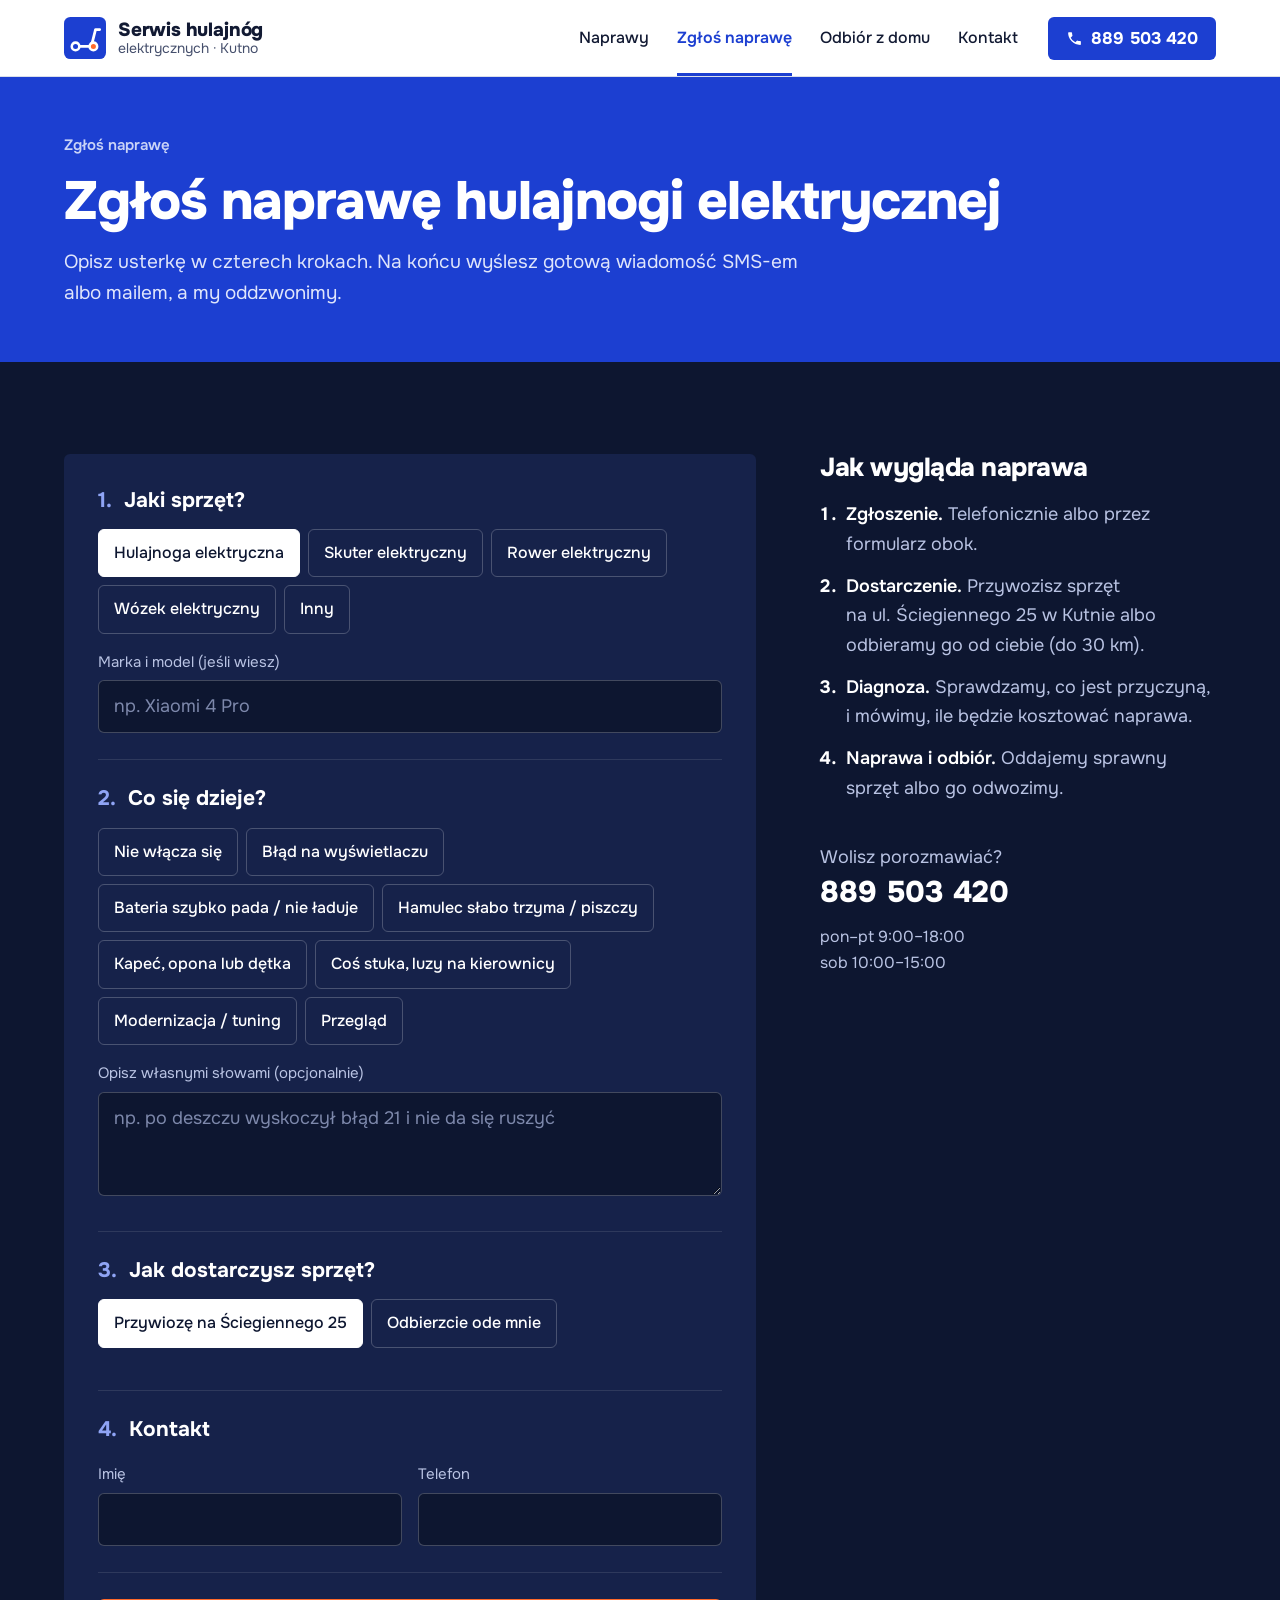
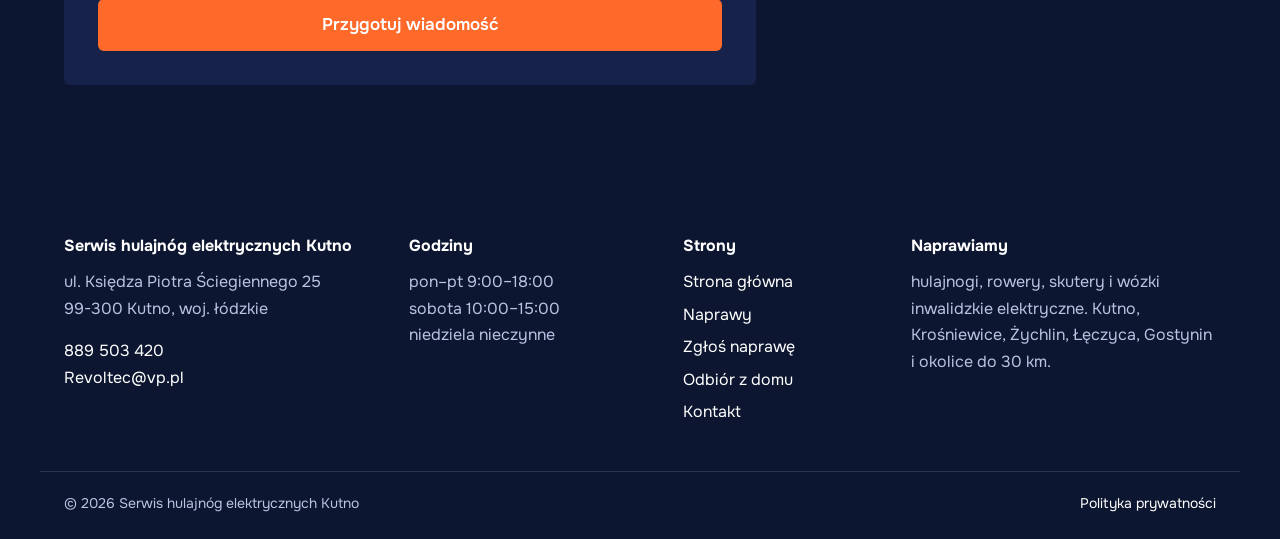
<file: zgloszenie/index.html>
<!doctype html>
<html lang="pl">
<head>
<meta charset="utf-8">
<meta name="viewport" content="width=device-width,initial-scale=1">
<title>Zgłoś naprawę hulajnogi elektrycznej – serwis Kutno</title>
<meta name="description" content="Formularz zgłoszenia naprawy hulajnogi, skutera lub roweru elektrycznego w Kutnie. Opisz usterkę, wybierz dostarczenie lub odbiór z domu i wyślij SMS albo mail.">
<link rel="canonical" href="https://impulseo-pl.github.io/serwis-hulajnog-kutno/zgloszenie/">
<meta property="og:type" content="website"><meta property="og:locale" content="pl_PL">
<meta property="og:site_name" content="Serwis hulajnóg elektrycznych Kutno">
<meta property="og:title" content="Zgłoś naprawę hulajnogi elektrycznej – serwis Kutno"><meta property="og:description" content="Formularz zgłoszenia naprawy hulajnogi, skutera lub roweru elektrycznego w Kutnie. Opisz usterkę, wybierz dostarczenie lub odbiór z domu i wyślij SMS albo mail.">
<meta property="og:url" content="https://impulseo-pl.github.io/serwis-hulajnog-kutno/zgloszenie/"><meta property="og:image" content="https://impulseo-pl.github.io/serwis-hulajnog-kutno/img/skuter-1200.webp">
<meta name="theme-color" content="#1c3fd1">
<link rel="icon" href="../favicon.svg" type="image/svg+xml">
<script>document.documentElement.classList.add('js')</script>
<link rel="preconnect" href="https://fonts.googleapis.com"><link rel="preconnect" href="https://fonts.gstatic.com" crossorigin>
<link href="https://fonts.googleapis.com/css2?family=Onest:wght@400;500;600;700;800&display=swap" rel="stylesheet">

<link rel="stylesheet" href="../assets/styles.css">
<script type="application/ld+json">{"@context": "https://schema.org", "@graph": [{"@type": "AutoRepair", "@id": "https://impulseo-pl.github.io/serwis-hulajnog-kutno/#serwis", "name": "Serwis hulajnóg elektrycznych Kutno", "description": "Naprawa i serwis hulajnóg elektrycznych, rowerów elektrycznych, skuterów i wózków inwalidzkich elektrycznych w Kutnie. Wymiana dętek i opon, hamulce, naprawa sterowników i wyświetlaczy, regeneracja baterii, modernizacje. Odbiór sprzętu z Kutna i okolic do 30 km.", "url": "https://impulseo-pl.github.io/serwis-hulajnog-kutno/", "telephone": "+48889503420", "email": "Revoltec@vp.pl", "image": "https://impulseo-pl.github.io/serwis-hulajnog-kutno/img/skuter-1200.webp", "address": {"@type": "PostalAddress", "streetAddress": "ul. Księdza Piotra Ściegiennego 25", "postalCode": "99-300", "addressLocality": "Kutno", "addressRegion": "łódzkie", "addressCountry": "PL"}, "geo": {"@type": "GeoCoordinates", "latitude": 52.2236904, "longitude": 19.3550328}, "areaServed": [{"@type": "City", "name": "Kutno"}, {"@type": "City", "name": "Krośniewice"}, {"@type": "City", "name": "Żychlin"}, {"@type": "City", "name": "Łęczyca"}, {"@type": "City", "name": "Gostynin"}, {"@type": "City", "name": "Dąbrowice"}, {"@type": "City", "name": "Piątek"}, {"@type": "City", "name": "Strzelce"}, {"@type": "City", "name": "Oporów"}, {"@type": "City", "name": "Bedlno"}], "openingHoursSpecification": [{"@type": "OpeningHoursSpecification", "dayOfWeek": ["Monday", "Tuesday", "Wednesday", "Thursday", "Friday"], "opens": "09:00", "closes": "18:00"}, {"@type": "OpeningHoursSpecification", "dayOfWeek": "Saturday", "opens": "10:00", "closes": "15:00"}], "aggregateRating": {"@type": "AggregateRating", "ratingValue": "4.4", "reviewCount": "10", "bestRating": "5"}, "sameAs": ["https://www.google.com/maps/place/Naprawa+serwis+hulajnogi/@52.2236904,19.3550328,17z"]}, {"@type": "BreadcrumbList", "itemListElement": [{"@type": "ListItem", "position": 1, "name": "Serwis hulajnóg Kutno", "item": "https://impulseo-pl.github.io/serwis-hulajnog-kutno/"}, {"@type": "ListItem", "position": 2, "name": "Zgłoś naprawę", "item": "https://impulseo-pl.github.io/serwis-hulajnog-kutno/zgloszenie/"}]}]}</script>
</head>
<body data-base="../">
<a class="skip" href="#tresc">Przejdź do&nbsp;treści</a>
<header class="top"><div class="wrap top-in">
  <a class="brand" href="../" aria-label="Serwis hulajnóg Kutno – strona główna"><svg class="brand-mark" viewBox="0 0 40 40" aria-hidden="true"><rect width="40" height="40" rx="6" fill="#1c3fd1"/><path d="M10 28h16l4-16h4" fill="none" stroke="#fff" stroke-width="2.6" stroke-linecap="round" stroke-linejoin="round"/><circle cx="11" cy="28" r="3.6" fill="#1c3fd1" stroke="#fff" stroke-width="2.4"/><circle cx="28" cy="28" r="3.6" fill="#ff6a2b" stroke="#fff" stroke-width="2.4"/></svg><span class="brand-t"><b>Serwis hulajnóg</b><span>elektrycznych · Kutno</span></span></a>
  <nav class="nav" aria-label="Menu główne"><a href="../naprawy/">Naprawy</a><a href="../zgloszenie/" aria-current="page">Zgłoś naprawę</a><a href="../odbior/">Odbiór z domu</a><a href="../kontakt/">Kontakt</a></nav>
  <a class="top-tel" href="tel:+48889503420"><svg viewBox="0 0 24 24" aria-hidden="true"><path d="M6.6 10.8a15.1 15.1 0 0 0 6.6 6.6l2.2-2.2c.3-.3.7-.4 1-.2 1.1.4 2.3.6 3.6.6.6 0 1 .4 1 1V20c0 .6-.4 1-1 1A17 17 0 0 1 3 4c0-.6.4-1 1-1h3.5c.6 0 1 .4 1 1 0 1.3.2 2.5.6 3.6.1.3 0 .7-.2 1z"/></svg>889 503 420</a>
  <button class="burger" aria-label="Menu" aria-expanded="false" aria-controls="menu"><i></i><i></i></button>
</div>
<nav class="menu" id="menu" aria-label="Menu"><a href="../">Strona główna</a><a href="../naprawy/">Naprawy</a><a href="../zgloszenie/" aria-current="page">Zgłoś naprawę</a><a href="../odbior/">Odbiór z domu</a><a href="../kontakt/">Kontakt</a><a class="menu-tel" href="tel:+48889503420">889 503 420</a></nav>
</header>
<main id="tresc">
<section class="band"><div class="wrap band-in">
  <p class="kicker">Zgłoś naprawę</p>
  <h1>Zgłoś naprawę hulajnogi elektrycznej</h1>
  <p class="band-lead">Opisz usterkę w&nbsp;czterech krokach. Na&nbsp;końcu wyślesz gotową wiadomość SMS-em albo mailem, a&nbsp;my oddzwonimy.</p>
</div></section>
<section class="sec dark"><div class="wrap form-wrap">
  <form class="form" id="form" novalidate>
    <fieldset>
      <legend><span>1</span> Jaki sprzęt?</legend>
      <div class="opts">
        <label><input type="radio" name="typ" value="Hulajnoga elektryczna" checked><span>Hulajnoga elektryczna</span></label>
        <label><input type="radio" name="typ" value="Skuter elektryczny"><span>Skuter elektryczny</span></label>
        <label><input type="radio" name="typ" value="Rower elektryczny"><span>Rower elektryczny</span></label>
        <label><input type="radio" name="typ" value="Wózek elektryczny"><span>Wózek elektryczny</span></label>
        <label><input type="radio" name="typ" value="Inny pojazd elektryczny"><span>Inny</span></label>
      </div>
      <label class="field"><span>Marka i&nbsp;model (jeśli wiesz)</span><input name="model" list="modele" placeholder="np. Xiaomi 4 Pro" autocomplete="off"></label>
      <datalist id="modele"><option value="Xiaomi"><option value="Segway-Ninebot"><option value="Motus"><option value="Kugoo"><option value="KuKirin"><option value="Dualtron"><option value="Blaupunkt"><option value="Vivobike"><option value="Techlife"></datalist>
    </fieldset>

    <fieldset>
      <legend><span>2</span> Co się dzieje?</legend>
      <div class="opts checks">
        <label><input type="checkbox" name="obj" value="Nie włącza się" data-g="sterownik"><span>Nie włącza się</span></label>
        <label><input type="checkbox" name="obj" value="Błąd na wyświetlaczu" data-g="wyswietlacz"><span>Błąd na wyświetlaczu</span></label>
        <label><input type="checkbox" name="obj" value="Bateria szybko pada / nie ładuje" data-g="bateria"><span>Bateria szybko pada / nie ładuje</span></label>
        <label><input type="checkbox" name="obj" value="Hamulec słabo trzyma / piszczy" data-g="hamulce"><span>Hamulec słabo trzyma / piszczy</span></label>
        <label><input type="checkbox" name="obj" value="Kapeć, opona lub dętka" data-g="opony"><span>Kapeć, opona lub dętka</span></label>
        <label><input type="checkbox" name="obj" value="Coś stuka, luzy na kierownicy" data-g="luzy"><span>Coś stuka, luzy na kierownicy</span></label>
        <label><input type="checkbox" name="obj" value="Modernizacja / tuning" data-g="silnik"><span>Modernizacja / tuning</span></label>
        <label><input type="checkbox" name="obj" value="Przegląd" data-g="przeglad"><span>Przegląd</span></label>
      </div>
      <label class="field"><span>Opisz własnymi słowami (opcjonalnie)</span><textarea name="opis" rows="3" placeholder="np. po deszczu wyskoczył błąd 21 i nie da się ruszyć"></textarea></label>
    </fieldset>

    <fieldset>
      <legend><span>3</span> Jak dostarczysz sprzęt?</legend>
      <div class="opts">
        <label><input type="radio" name="dost" value="Przywiozę na Ściegiennego 25" checked><span>Przywiozę na&nbsp;Ściegiennego 25</span></label>
        <label><input type="radio" name="dost" value="Proszę o odbiór"><span>Odbierzcie ode mnie</span></label>
      </div>
      <label class="field odb" hidden><span>Miejscowość i&nbsp;adres odbioru</span><input name="adres" list="miejsca" placeholder="np. Żychlin, ul. …" autocomplete="off"></label>
      <p class="odb-info" hidden aria-live="polite"></p>
    </fieldset>

    <fieldset>
      <legend><span>4</span> Kontakt</legend>
      <div class="two">
        <label class="field"><span>Imię</span><input name="imie" autocomplete="given-name"></label>
        <label class="field"><span>Telefon</span><input name="tel" type="tel" autocomplete="tel" inputmode="tel" required></label>
      </div>
    </fieldset>

    <div class="form-out">
      <p class="form-err" hidden>Podaj numer telefonu, żebyśmy mogli oddzwonić.</p>
      <button class="btn hot" type="submit">Przygotuj wiadomość</button>
      <div class="msg" hidden>
        <p class="msg-l">Twoja wiadomość:</p>
        <pre class="msg-t"></pre>
        <div class="msg-a"><a class="btn hot" data-sms href="#">Wyślij SMS-em</a><a class="btn line-l" data-mail href="#">Wyślij e-mailem</a></div>
      </div>
    </div>
  </form>
  <aside class="form-side">
    <h2>Jak wygląda naprawa</h2>
    <ol class="flow">
      <li><b>Zgłoszenie.</b> Telefonicznie albo przez formularz obok.</li>
      <li><b>Dostarczenie.</b> Przywozisz sprzęt na&nbsp;ul.&nbsp;Ściegiennego 25 w&nbsp;Kutnie albo odbieramy go od&nbsp;ciebie (do&nbsp;30&nbsp;km).</li>
      <li><b>Diagnoza.</b> Sprawdzamy, co jest przyczyną, i&nbsp;mówimy, ile będzie kosztować naprawa.</li>
      <li><b>Naprawa i&nbsp;odbiór.</b> Oddajemy sprawny sprzęt albo go odwozimy.</li>
    </ol>
    <p class="form-tel">Wolisz porozmawiać?<br><a href="tel:+48889503420">889 503 420</a></p>
    <p class="form-h">pon–pt 9:00–18:00<br>sob 10:00–15:00</p>
  </aside>
</div></section>
</main>
<footer class="foot"><div class="wrap foot-in">
  <div><p class="foot-b">Serwis hulajnóg elektrycznych Kutno</p><p>ul. Księdza Piotra Ściegiennego 25<br>99-300 Kutno, woj. łódzkie</p><p><a href="tel:+48889503420">889 503 420</a><br><a href="mailto:Revoltec@vp.pl">Revoltec@vp.pl</a></p></div>
  <div><p class="foot-b">Godziny</p><p>pon–pt 9:00–18:00<br>sobota 10:00–15:00<br>niedziela nieczynne</p></div>
  <div><p class="foot-b">Strony</p><ul><li><a href="../">Strona główna</a></li><li><a href="../naprawy/">Naprawy</a></li><li><a href="../zgloszenie/">Zgłoś naprawę</a></li><li><a href="../odbior/">Odbiór z domu</a></li><li><a href="../kontakt/">Kontakt</a></li></ul></div>
  <div><p class="foot-b">Naprawiamy</p><p>hulajnogi, rowery, skutery i&nbsp;wózki inwalidzkie elektryczne. Kutno, Krośniewice, Żychlin, Łęczyca, Gostynin i&nbsp;okolice do&nbsp;30&nbsp;km.</p></div>
</div><div class="wrap foot-s"><p>© 2026 Serwis hulajnóg elektrycznych Kutno</p><p><a href="#">Polityka prywatności</a></p></div></footer>
<div class="mbar"><a href="tel:+48889503420">Zadzwoń</a><a href="sms:+48889503420">SMS</a><a href="../zgloszenie/" class="m-sig">Zgłoś naprawę</a></div>
<script src="../assets/app.js" defer></script>
<script src="../assets/licznik.js" defer></script>
</body>
</html>
</file>
<file: assets/styles.css>
:root{
  --navy:#0d1630;
  --navy-2:#16224a;
  --cob:#1c3fd1;
  --cob-d:#1532ab;
  --cob-l:#e9eefc;
  --hot:#ff6a2b;
  --hot-d:#e9540f;
  --bg:#f4f6fa;
  --white:#fff;
  --line:#d9deea;
  --text:#121a33;
  --muted:#454f6c;
  --wrap:1200px;
  --r:6px;
  --f:"Onest",system-ui,sans-serif;
}
*{box-sizing:border-box}
[hidden]{display:none!important}
html{scroll-behavior:smooth;scroll-padding-top:90px;-webkit-text-size-adjust:100%}
body{margin:0;background:var(--bg);color:var(--text);font:400 18px/1.65 var(--f)}
img{max-width:100%;height:auto;display:block}
a{color:inherit}
h1,h2,h3{font-family:var(--f);font-weight:800;line-height:1.1;margin:0;letter-spacing:-.02em}
h2{font-size:clamp(30px,3.4vw,42px)}
h3{font-size:19px;font-weight:700;letter-spacing:0}
p{margin:0 0 1em}
.wrap{max-width:var(--wrap);margin:0 auto;padding:0 24px}
.skip{position:absolute;left:-999px;top:8px;background:var(--hot);padding:8px 12px;z-index:2000}
.skip:focus{left:8px}
:focus-visible{outline:3px solid var(--hot);outline-offset:2px}
.u{text-decoration:underline;text-decoration-thickness:2px;text-underline-offset:4px;text-decoration-color:var(--cob);font-weight:600}
.u:hover{color:var(--cob)}
.kicker{font-size:15px;font-weight:600;color:var(--cob);margin:0 0 14px}
.kicker.light{color:#c9d3f7}

/* przyciski */
.btn{display:inline-flex;align-items:center;justify-content:center;min-height:52px;padding:0 24px;font:600 17px/1 var(--f);text-decoration:none;border:2px solid transparent;border-radius:var(--r);cursor:pointer;transition:background .15s,color .15s,border-color .15s}
.btn.hot{background:var(--hot);color:#fff}
.btn.hot:hover{background:var(--hot-d)}
.btn.ghost{border-color:rgba(255,255,255,.6);color:#fff}
.btn.ghost:hover{background:#fff;color:var(--cob)}
.btn.outline{border-color:var(--text);color:var(--text)}
.btn.outline:hover{background:var(--text);color:#fff}
.btn.line-l{border-color:rgba(255,255,255,.5);color:#fff}
.btn.line-l:hover{background:#fff;color:var(--navy)}
.actions{display:flex;flex-wrap:wrap;gap:12px}

/* nagłówek */
.top{position:sticky;top:0;z-index:1000;background:#fff;border-bottom:1px solid var(--line)}
.top-in{display:flex;align-items:center;gap:30px;height:76px}
.brand{display:flex;align-items:center;gap:12px;text-decoration:none;margin-right:auto}
.brand-mark{width:42px;height:42px;flex:none}
.brand-t{display:flex;flex-direction:column;line-height:1.15}
.brand-t b{font:800 19px/1.1 var(--f);letter-spacing:-.01em}
.brand-t span{font-size:14px;color:var(--muted)}
.nav{display:flex;gap:28px;align-self:stretch}
.nav a{display:flex;align-items:center;text-decoration:none;font-weight:500;font-size:16px;border-bottom:3px solid transparent;border-top:3px solid transparent}
.nav a:hover{color:var(--cob)}
.nav a[aria-current=page]{border-bottom-color:var(--cob);color:var(--cob);font-weight:600}
.top-tel{display:inline-flex;align-items:center;gap:8px;background:var(--cob);color:#fff;text-decoration:none;font:700 17px/1 var(--f);padding:13px 18px;border-radius:var(--r)}
.top-tel svg{width:17px;height:17px;fill:#fff}
.top-tel:hover{background:var(--cob-d)}
.burger{display:none;width:48px;height:48px;border:0;background:transparent;cursor:pointer;position:relative}
.burger i{position:absolute;left:12px;right:12px;height:2px;background:var(--text);transition:transform .2s}
.burger i:first-child{top:19px}.burger i:last-child{top:28px}
.burger[aria-expanded=true] i:first-child{transform:translateY(4.5px) rotate(45deg)}
.burger[aria-expanded=true] i:last-child{transform:translateY(-4.5px) rotate(-45deg)}
.menu{display:none}

/* HERO strony głównej */
.hero{background:var(--cob);color:#fff;padding:60px 0 0;overflow:hidden}
.hero-in{display:grid;grid-template-columns:minmax(0,5fr) minmax(0,7fr);gap:40px;align-items:center}
.hero h1{font-size:clamp(40px,4.7vw,62px);margin-bottom:22px}
.lead{font-size:19px;color:#dfe5fb;max-width:32em}
.hero .actions{margin:28px 0 22px}
.hero-g a{text-decoration:none;font-weight:500;color:#dfe5fb}
.hero-g a:hover{color:#fff;text-decoration:underline}
.stars{color:var(--hot);letter-spacing:2px;margin-right:4px}
.stars i{font-style:normal;background:linear-gradient(90deg,var(--hot) 40%,rgba(255,255,255,.35) 40%);-webkit-background-clip:text;background-clip:text;color:transparent}
.scooter-box{position:relative}
.scooter-hint{font-weight:600;font-size:15px;margin:0;color:#c9d3f7}

/* rysunek */
.scooter{width:100%;height:auto;overflow:visible;--fg:#fff;--bg:var(--cob);--fill:var(--navy);--fill2:var(--navy-2);--soft:rgba(255,255,255,.14)}
.scooter *{vector-effect:non-scaling-stroke}
.scooter .ground{stroke:rgba(255,255,255,.35);stroke-width:2}
.scooter .tyre{fill:none;stroke:var(--fg);stroke-width:15}
.scooter .rim circle{fill:var(--bg);stroke:var(--fg);stroke-width:2}
.scooter .disc{fill:var(--soft);stroke:var(--fg);stroke-width:2.5}
.scooter .disc-holes circle{fill:var(--bg);stroke:var(--fg);stroke-width:1.5}
.scooter .caliper{fill:var(--fg)}
.scooter .cable{fill:none;stroke:var(--fg);stroke-width:2}
.scooter .lever{stroke:var(--fg);stroke-width:4;stroke-linecap:round}
.scooter .axle{fill:var(--fg)}
.scooter .hub{fill:var(--soft);stroke:var(--fg);stroke-width:2.5}
.scooter .hub-in{fill:var(--fg)}
.scooter .fender{fill:none;stroke:var(--fg);stroke-width:7;stroke-linecap:round}
.scooter .deck{fill:var(--fill);stroke:var(--fg);stroke-width:2.5}
.scooter .cell-box{stroke:var(--fg);stroke-width:1.5;stroke-dasharray:5 4}
.scooter .cells line{stroke:var(--fg);stroke-width:1;opacity:.5}
.scooter pattern line{stroke:var(--fg)}
.scooter .ctrl{fill:var(--fill2);stroke:var(--fg);stroke-width:1.5;stroke-dasharray:5 4}
.scooter .wire{fill:none;stroke:var(--fg);stroke-width:2}
.scooter .fork{stroke:var(--fg);stroke-width:12;stroke-linecap:round}
.scooter .stem{stroke:var(--fg);stroke-width:14;stroke-linecap:round;fill:none}
.scooter .fold,.scooter .grip{fill:var(--fg)}
.scooter .bar{stroke:var(--fg);stroke-width:9;stroke-linecap:round}
.scooter .screen{fill:var(--fill);stroke:var(--fg);stroke-width:2}
.scooter .throttle{stroke:var(--fg);stroke-width:5;stroke-linecap:round}
.scooter .lamp{fill:var(--bg);stroke:var(--fg);stroke-width:2}
.scooter .kick{stroke:var(--fg);stroke-width:5;stroke-linecap:round}
.scooter .part{cursor:pointer}
.scooter.mini .part{cursor:default}
.scooter .part:hover .tyre,.scooter .part.on .tyre{stroke:var(--hot)}
.scooter .part:hover .disc,.scooter .part.on .disc,.scooter .part:hover .hub,.scooter .part.on .hub,
.scooter .part:hover .cell-box,.scooter .part.on .cell-box,.scooter .part:hover .ctrl,.scooter .part.on .ctrl,
.scooter .part:hover .screen,.scooter .part.on .screen,
.scooter .part:hover .caliper,.scooter .part.on .caliper,.scooter .part:hover .fold,.scooter .part.on .fold,
.scooter .part:hover .grip,.scooter .part.on .grip{fill:var(--hot)}
.scooter .part:hover .cable,.scooter .part.on .cable,.scooter .part:hover .wire,.scooter .part.on .wire{stroke:var(--hot);stroke-width:3.5}
.scooter .part:hover .stem,.scooter .part.on .stem,.scooter .part:hover .bar,.scooter .part.on .bar,
.scooter .part:hover .throttle,.scooter .part.on .throttle{stroke:var(--hot)}
.scooter.mini{pointer-events:none}
.scooter .co{cursor:pointer}
.scooter .co path{fill:none;stroke:rgba(255,255,255,.6);stroke-width:1.2}
.scooter .co text{font:600 21px var(--f);fill:#fff}
.scooter .co:hover text,.scooter .co.on text{text-decoration:underline;text-decoration-color:var(--hot);text-decoration-thickness:3px}
.scooter .co:hover path,.scooter .co.on path{stroke:var(--hot);stroke-width:2}
.scooter.mini{--fg:var(--navy);--bg:#fff;--fill:#fff;--fill2:var(--cob-l);--soft:var(--cob-l)}
.scooter.mini .ground{stroke:var(--line)}
.parts-list{display:none}
.part-card{margin:6px 0 0;background:#fff;color:var(--text);border-radius:var(--r) var(--r) 0 0;padding:22px 26px 24px;border-top:4px solid var(--hot)}
.part-card h2{font-size:26px;margin-bottom:8px}
.part-card p{margin:0 0 8px;font-size:17px;color:var(--muted)}
.part-card b{color:var(--text)}
.pc-btn{display:inline-block;margin-top:6px;font-weight:700;color:var(--cob);text-decoration:underline;text-underline-offset:4px;text-decoration-thickness:2px}

.js .scooter.draw .tyre,.js .scooter.draw .stem,.js .scooter.draw .fork,.js .scooter.draw .bar,.js .scooter.draw .fender,.js .scooter.draw .cable{stroke-dasharray:1200;stroke-dashoffset:1200;animation:draw 1.4s cubic-bezier(.6,.1,.3,1) forwards}
.js .scooter.draw .deck,.js .scooter.draw .part rect,.js .scooter.draw .hub,.js .scooter.draw .hub-in,.js .scooter.draw .disc,.js .scooter.draw .disc-holes,.js .scooter.draw .caliper,.js .scooter.draw .screen{opacity:0;animation:fade .5s .9s forwards}
.js .scooter.draw .callouts{opacity:0;animation:fade .6s 1.3s forwards}
@keyframes draw{to{stroke-dashoffset:0}}
@keyframes fade{to{opacity:1}}

/* nagłówek podstrony */
.band{background:var(--cob);color:#fff;padding:56px 0 52px}
.band .kicker{color:#c9d3f7}
.band h1{font-size:clamp(34px,4.2vw,54px);max-width:18em;margin-bottom:16px}
.band-lead{font-size:19px;color:#dfe5fb;max-width:40em;margin:0}

/* sekcje */
.sec{padding:92px 0}
.sec.white{background:#fff}
.split{display:grid;grid-template-columns:minmax(0,5fr) minmax(0,6fr);gap:72px;align-items:start}
.split-l h2{margin-bottom:18px}
.split-l p{color:var(--muted)}
.split-l .btn{margin-top:8px}
.head-row{display:flex;justify-content:space-between;align-items:baseline;gap:24px;flex-wrap:wrap;margin-bottom:36px}
.head-row p{margin:0}

/* zakres na stronie głównej */
.zakres{list-style:none;margin:0;padding:0;border-top:2px solid var(--text)}
.zakres li{border-bottom:1px solid var(--line)}
.zakres a{display:grid;grid-template-columns:minmax(0,2fr) minmax(0,3fr);gap:20px;padding:16px 0;text-decoration:none}
.zakres b{font-weight:700}
.zakres span{color:var(--muted);font-size:17px}
.zakres a:hover b{color:var(--cob);text-decoration:underline;text-underline-offset:4px}

/* tabele odległości */
.dist{width:100%;border-collapse:collapse;border-top:2px solid var(--text)}
.dist caption{text-align:left;font-size:15px;color:var(--muted);padding-bottom:10px;caption-side:top}
.dist th,.dist td{text-align:left;padding:12px 0;border-bottom:1px solid var(--line);font-size:17px}
.dist th{font-weight:600}
.dist td{text-align:right;font-variant-numeric:tabular-nums;white-space:nowrap;padding-left:12px}
.dist.full td:last-child{width:11em}
.dist thead th,.dist thead td{font-size:14px;color:var(--muted);font-weight:500}
.dist .ok{color:var(--cob);font-weight:600}

/* zdjęcie + tekst */
.pair{display:grid;grid-template-columns:1fr 1fr;gap:64px;align-items:center}
.pair-img{margin:0}
.pair-img img{border-radius:var(--r)}
.pair-img figcaption{font-size:15px;color:var(--muted);margin-top:10px}
.pair-txt h2{margin-bottom:18px}
.pair-txt p{color:var(--muted)}

/* opinie */
.revs{display:grid;grid-template-columns:1fr 1fr;column-gap:56px;border-top:2px solid var(--text)}
.revs blockquote{margin:0;padding:26px 0;border-bottom:1px solid var(--line)}
.revs p{font-size:19px;line-height:1.55;margin-bottom:10px}
.revs footer{font-size:15px;color:var(--muted);font-weight:500}

/* pasek CTA */
.cta{background:var(--navy);color:#fff;padding:56px 0}
.cta-in{display:flex;justify-content:space-between;align-items:center;gap:32px;flex-wrap:wrap}
.cta-t{font:800 clamp(24px,2.6vw,32px)/1.2 var(--f);margin:0;letter-spacing:-.01em;max-width:20em}

/* naprawy */
.jump{background:#fff;border-bottom:1px solid var(--line);position:sticky;top:76px;z-index:900}
.jump .wrap{display:flex;gap:26px;overflow-x:auto;scrollbar-width:none}
.jump a{flex:none;padding:15px 0;font-size:15px;font-weight:600;text-decoration:none;color:var(--muted);border-bottom:3px solid transparent}
.jump a:hover{color:var(--cob);border-color:var(--cob)}
.srv{padding:72px 0;border-bottom:1px solid var(--line)}
.srv:nth-of-type(even){background:#fff}
.srv-in{display:grid;grid-template-columns:minmax(0,4fr) minmax(0,7fr);gap:64px;align-items:start}
.srv-pic{position:sticky;top:150px}
.srv-pic.photo{margin:0}
.srv-pic.photo img{border-radius:var(--r)}
.srv-pic figcaption{font-size:13px;color:var(--muted);margin-top:8px}
.srv-pic figcaption a{color:inherit}
.srv-txt h2{margin-bottom:16px}
.srv-txt>p{color:var(--muted)}
.srv-cols{display:grid;grid-template-columns:1fr 1fr;gap:36px;margin:28px 0 8px}
.srv-cols h3{padding-bottom:10px;border-bottom:2px solid var(--text);margin-bottom:4px}
.srv-cols ul{list-style:none;margin:0;padding:0}
.srv-cols li{padding:9px 0;border-bottom:1px solid var(--line);font-size:17px}
.srv-a{margin:24px 0 0}

.pair-txt .btn{margin:4px 8px 0 0}

/* faq */
.faq-wrap{display:grid;grid-template-columns:minmax(0,4fr) minmax(0,8fr);gap:48px}
.faq{border-top:2px solid var(--text)}
.faq details{border-bottom:1px solid var(--line)}
.faq summary{list-style:none;cursor:pointer;padding:20px 44px 20px 0;font:600 19px/1.35 var(--f);position:relative}
.faq summary::-webkit-details-marker{display:none}
.faq summary::after{content:"";position:absolute;right:8px;top:50%;width:12px;height:12px;border-right:2.5px solid var(--cob);border-bottom:2.5px solid var(--cob);transform:translateY(-70%) rotate(45deg);transition:transform .2s}
.faq details[open] summary::after{transform:translateY(-30%) rotate(-135deg)}
.faq details p{padding:0 44px 20px 0;margin:0;color:var(--muted)}

/* formularz */
.dark{background:var(--navy);color:#fff}
.form-wrap{display:grid;grid-template-columns:minmax(0,7fr) minmax(0,4fr);gap:64px;align-items:start}
.form-side{position:sticky;top:110px}
.form-side h2{font-size:26px;margin-bottom:18px}
.flow{margin:0 0 28px;padding:0 0 0 22px;color:#b9c3e3}
.flow li{padding:0 0 12px 4px}
.flow li::marker{color:#fff;font-weight:700}
.flow b{color:#fff;font-weight:600}
.form-tel{color:#b9c3e3;margin-bottom:12px}
.form-tel a{font:800 30px/1.3 var(--f);color:#fff;text-decoration:none}
.form-tel a:hover{color:var(--hot)}
.form-h{color:#b9c3e3;font-size:16px}
.form{background:var(--navy-2);padding:34px;border-radius:var(--r)}
.form fieldset{border:0;margin:0 0 26px;padding:0 0 26px;border-bottom:1px solid rgba(255,255,255,.1)}
.form legend{font:700 21px/1.2 var(--f);margin-bottom:16px;padding:0}
.form legend span{color:#8fa4f5;margin-right:6px}
.form legend span::after{content:"."}
.opts{display:flex;flex-wrap:wrap;gap:8px;margin-bottom:16px}
.opts label{position:relative;cursor:pointer}
.opts input{position:absolute;opacity:0;inset:0;cursor:pointer}
.opts span{display:block;padding:10px 15px;border:1.5px solid rgba(255,255,255,.22);border-radius:var(--r);font-size:16px;font-weight:500;transition:border-color .15s,background .15s}
.opts label:hover span{border-color:#fff}
.opts input:checked+span{background:#fff;border-color:#fff;color:var(--navy)}
.opts input:focus-visible+span{outline:3px solid var(--hot);outline-offset:2px}
.field{display:block;margin-top:4px}
.field>span{display:block;font-size:15px;color:#b9c3e3;margin-bottom:6px}
.field input,.field textarea{width:100%;font:400 18px/1.4 var(--f);padding:13px 15px;border:1.5px solid rgba(255,255,255,.22);border-radius:var(--r);background:var(--navy);color:#fff}
.field input:focus,.field textarea:focus{border-color:#8fa4f5;outline:0}
.field input::placeholder,.field textarea::placeholder{color:#7d88ab}
.two{display:grid;grid-template-columns:1fr 1fr;gap:16px}
.odb-info{margin:10px 0 0;font-size:17px;color:#b9c3e3}
.odb-info b{color:#fff}
.form-err{color:#ffb4a0;font-weight:500}
.form-out .btn{width:100%}
.msg{margin-top:24px}
.msg-l{font-weight:600;margin-bottom:8px}
.msg-t{white-space:pre-wrap;font:400 17px/1.5 var(--f);background:var(--navy);border:1px solid rgba(255,255,255,.12);border-radius:var(--r);padding:16px;margin:0 0 16px}
.msg-a{display:flex;gap:12px;flex-wrap:wrap}
.msg-a .btn{flex:1}

/* odbiór – mapa */
.odb-wrap{display:grid;grid-template-columns:minmax(0,5fr) minmax(0,7fr);gap:56px;align-items:center}
.odb-txt h2{margin-bottom:18px}
.odb-txt>p{color:var(--muted)}
.chk{margin-top:26px}
.field.chk>span{font-weight:700;color:var(--text);font-size:17px}
.field.chk input{color:var(--text);font:400 19px/1.4 var(--f);padding:15px 18px;border:2px solid var(--text);background:#fff;border-radius:var(--r)}
.field.chk input::placeholder{color:#8b93ab}
.field.chk input:focus{outline:0;border-color:var(--cob);box-shadow:0 0 0 3px rgba(28,63,209,.2)}
.geo{margin-top:10px;background:none;border:0;padding:6px 0;font:600 16px var(--f);cursor:pointer;color:var(--cob);text-decoration:underline;text-underline-offset:4px;text-decoration-thickness:2px}
.chk-out{min-height:3.4em;margin:18px 0 8px;font-size:18px}
.chk-out b{font-size:24px;font-weight:800}
.chk-out .ok{color:var(--cob);font-weight:700}
.note{font-size:15px;color:var(--muted)}
.zmap{margin:0}
#mapa{height:540px;border-radius:var(--r);overflow:hidden;border:1px solid var(--line);background:#e9edf4;z-index:0}
.zmap figcaption{display:flex;align-items:center;gap:8px;flex-wrap:wrap;font-size:15px;color:var(--muted);margin-top:12px}
.lg{width:14px;height:14px;border-radius:50%;display:inline-block}
.lg-z{background:rgba(28,63,209,.18);border:2px solid var(--cob)}
.lg-s{background:var(--hot);margin-left:16px}
.leaflet-container{font-family:var(--f)}
.kafle{filter:grayscale(1) contrast(.92) brightness(1.04)}
.leaflet-tooltip.km{background:var(--navy);color:#fff;border:0;border-radius:4px;font:700 15px var(--f);padding:5px 10px;box-shadow:none}
.leaflet-tooltip.km::before{display:none}
.pin{background:var(--hot);border:3px solid #fff;border-radius:50%;box-shadow:0 0 0 2px var(--hot)}

/* kontakt */
.kontakt{display:grid;grid-template-columns:minmax(0,5fr) minmax(0,7fr);gap:64px;align-items:stretch}
.k-l{font-size:14px;color:var(--muted);margin:0 0 2px;font-weight:500}
.k-l~.k-l{margin-top:22px}
.k-txt p{margin-bottom:4px}
.k-tel a{font:800 40px/1.15 var(--f);text-decoration:none;color:var(--cob);letter-spacing:-.02em}
.hours{border-collapse:collapse;width:100%;max-width:380px;margin:4px 0 28px;border-top:2px solid var(--text)}
.hours th,.hours td{text-align:left;padding:8px 0;border-bottom:1px solid var(--line);font-size:17px}
.hours th{font-weight:500}
.hours td{text-align:right}
.hours tr.today th,.hours tr.today td{font-weight:700;color:var(--cob)}
.hours tr.today th::after{content:" (dziś)";font-weight:500;color:var(--muted)}
.k-map{min-height:480px;border-radius:var(--r);overflow:hidden;border:1px solid var(--line)}
.k-map iframe{width:100%;height:100%;min-height:480px;border:0;display:block}

/* stopka */
.foot{background:var(--navy);color:#b9c3e3;padding:56px 0 0;font-size:16px}
.foot-in{display:grid;grid-template-columns:1.3fr 1fr .8fr 1.3fr;gap:40px}
.foot-b{color:#fff;font-weight:700;margin-bottom:10px}
.foot a{color:#fff;text-decoration:none}
.foot a:hover{text-decoration:underline}
.foot ul{list-style:none;margin:0;padding:0}
.foot li{margin-bottom:6px}
.foot-s{display:flex;justify-content:space-between;gap:16px;border-top:1px solid rgba(255,255,255,.12);margin-top:40px;padding-top:20px;padding-bottom:24px;font-size:14px}
.foot-s p{margin:0}
.mbar{display:none}

/* responsywność */
@media (max-width:1060px){
  .nav{display:none}
  .burger{display:block}
  .menu{display:none;flex-direction:column;padding:8px 24px 20px;border-top:1px solid var(--line);background:#fff}
  .menu.open{display:flex}
  .menu a{padding:13px 0;font:700 20px var(--f);text-decoration:none;border-bottom:1px solid var(--line)}
  .menu a[aria-current=page]{color:var(--cob)}
  .menu-tel{color:var(--cob)}
  .foot-in{grid-template-columns:1fr 1fr}
  .jump{top:76px}
}
@media (max-width:900px){
  .hero{padding-top:36px}
  .hero-in,.split,.form-wrap,.odb-wrap,.pair,.faq-wrap,.kontakt,.srv-in{grid-template-columns:1fr;gap:32px}
  .form-side,.srv-pic{position:static}
  .srv-pic{max-width:300px}
  .scooter .callouts{display:none}
  .parts-list{display:grid;grid-template-columns:repeat(auto-fill,minmax(150px,1fr));gap:6px;margin-top:6px}
  .parts-list button{font:600 15px var(--f);padding:11px 12px;background:transparent;border:1.5px solid rgba(255,255,255,.35);border-radius:var(--r);color:#fff;cursor:pointer;text-align:left}
  .parts-list button[aria-selected=true]{background:#fff;border-color:#fff;color:var(--cob)}
  .part-card{margin-top:14px}
  .sec{padding:64px 0}
  .srv{padding:56px 0}
  .revs{grid-template-columns:1fr}
  #mapa{height:400px}
}
@media (max-width:640px){
  body{font-size:17px;padding-bottom:58px}
  .wrap{padding:0 16px}
  .top-in{height:64px;gap:12px}
  .jump{top:64px}
  .top-tel{display:none}
  .brand-t b{font-size:18px}
  .brand-t span{font-size:13px}
  .lead,.band-lead{font-size:17px}
  .band{padding:40px 0 36px}
  .hero .actions .btn,.cta .btn{width:100%}
  .zakres a{grid-template-columns:1fr;gap:2px}
  .srv-cols{grid-template-columns:1fr;gap:24px}
  .dist.full td:last-child{width:auto}
  .form{padding:22px 16px}
  .two{grid-template-columns:1fr}
  .msg-a{flex-direction:column}
  .k-tel a{font-size:34px}
  .k-map,.k-map iframe{min-height:320px}
  #mapa{height:340px}
  .foot-in{grid-template-columns:1fr}
  .foot-s{flex-direction:column}
  .mbar{display:grid;grid-template-columns:1fr 1fr 1.4fr;position:fixed;left:0;right:0;bottom:0;z-index:1001;background:var(--navy)}
  .mbar a{display:grid;place-items:center;height:58px;color:#fff;text-decoration:none;font-weight:600;font-size:16px}
  .mbar a+a{border-left:1px solid rgba(255,255,255,.12)}
  .mbar .m-sig{background:var(--hot)}
}
@media (prefers-reduced-motion:reduce){
  html{scroll-behavior:auto}
  *,*::before,*::after{animation:none!important;transition:none!important}
  .js .scooter.draw *{opacity:1!important;stroke-dashoffset:0!important}
}
</file>
